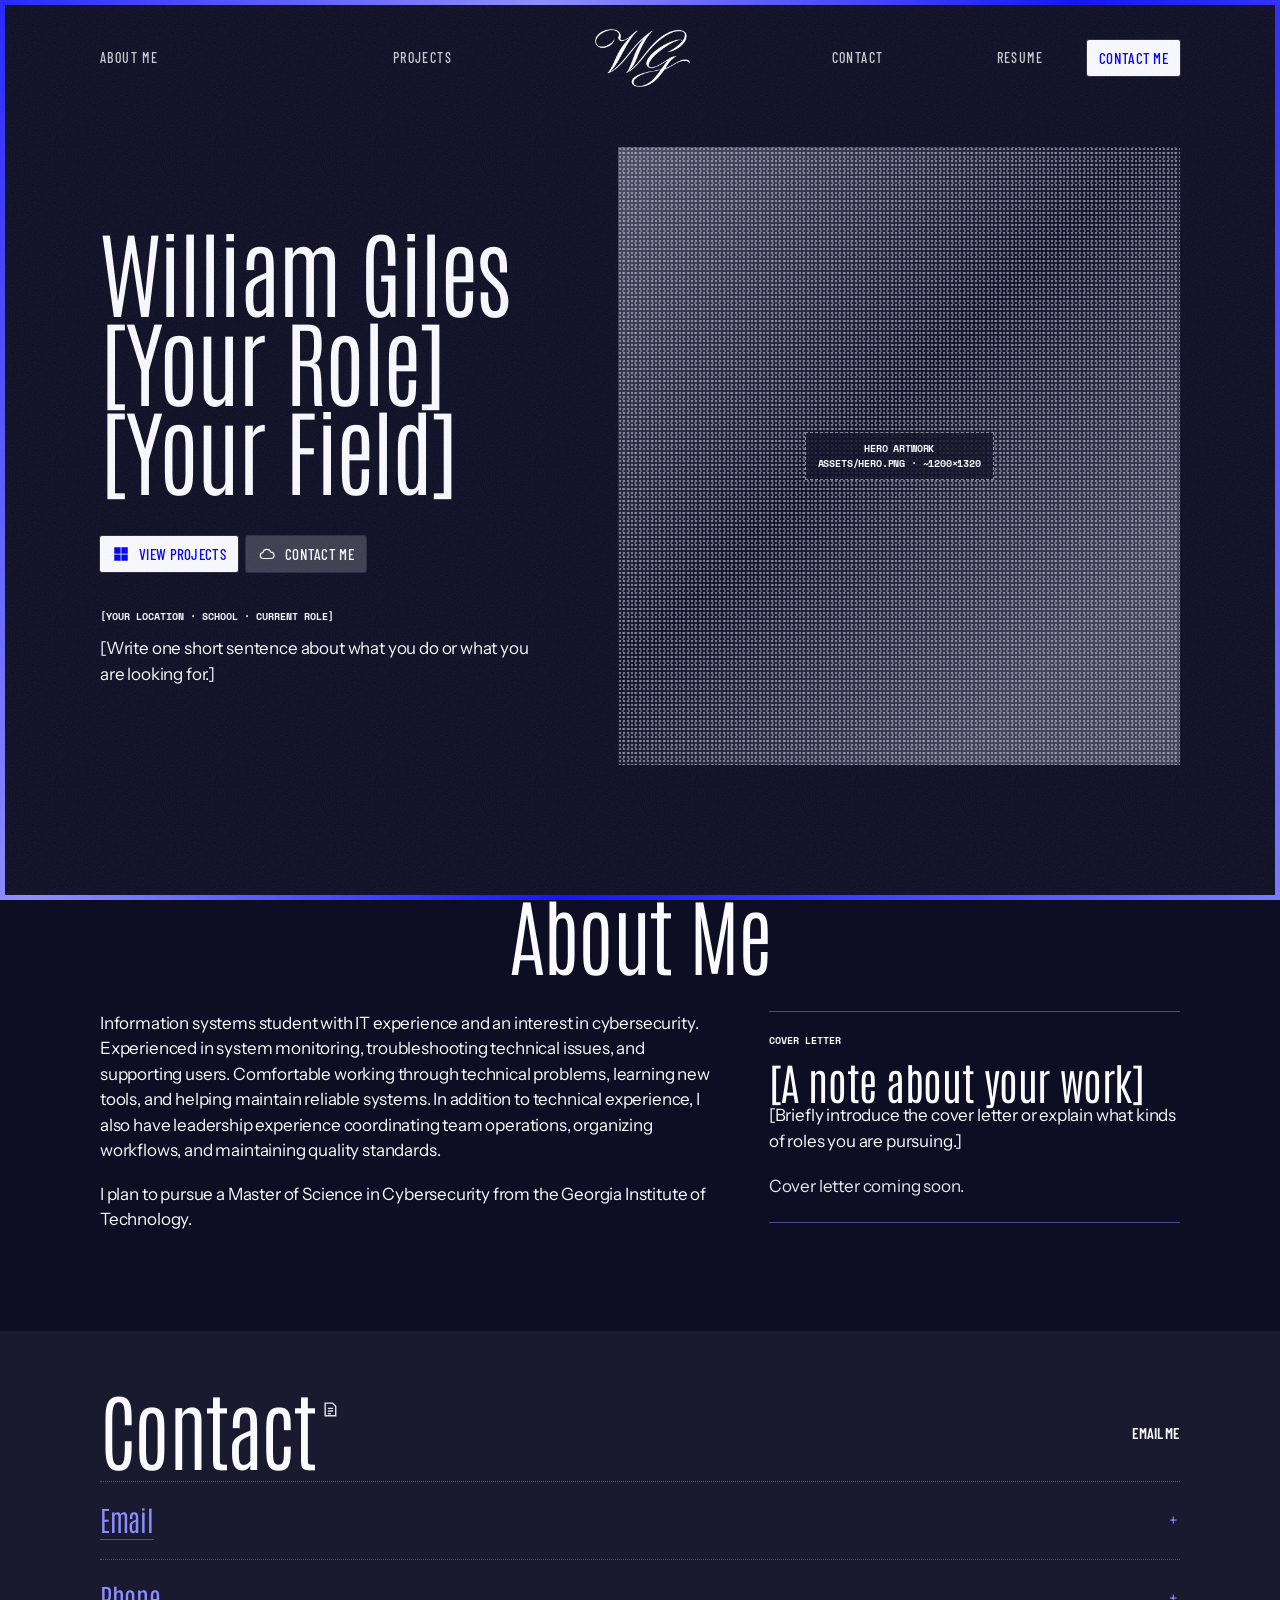
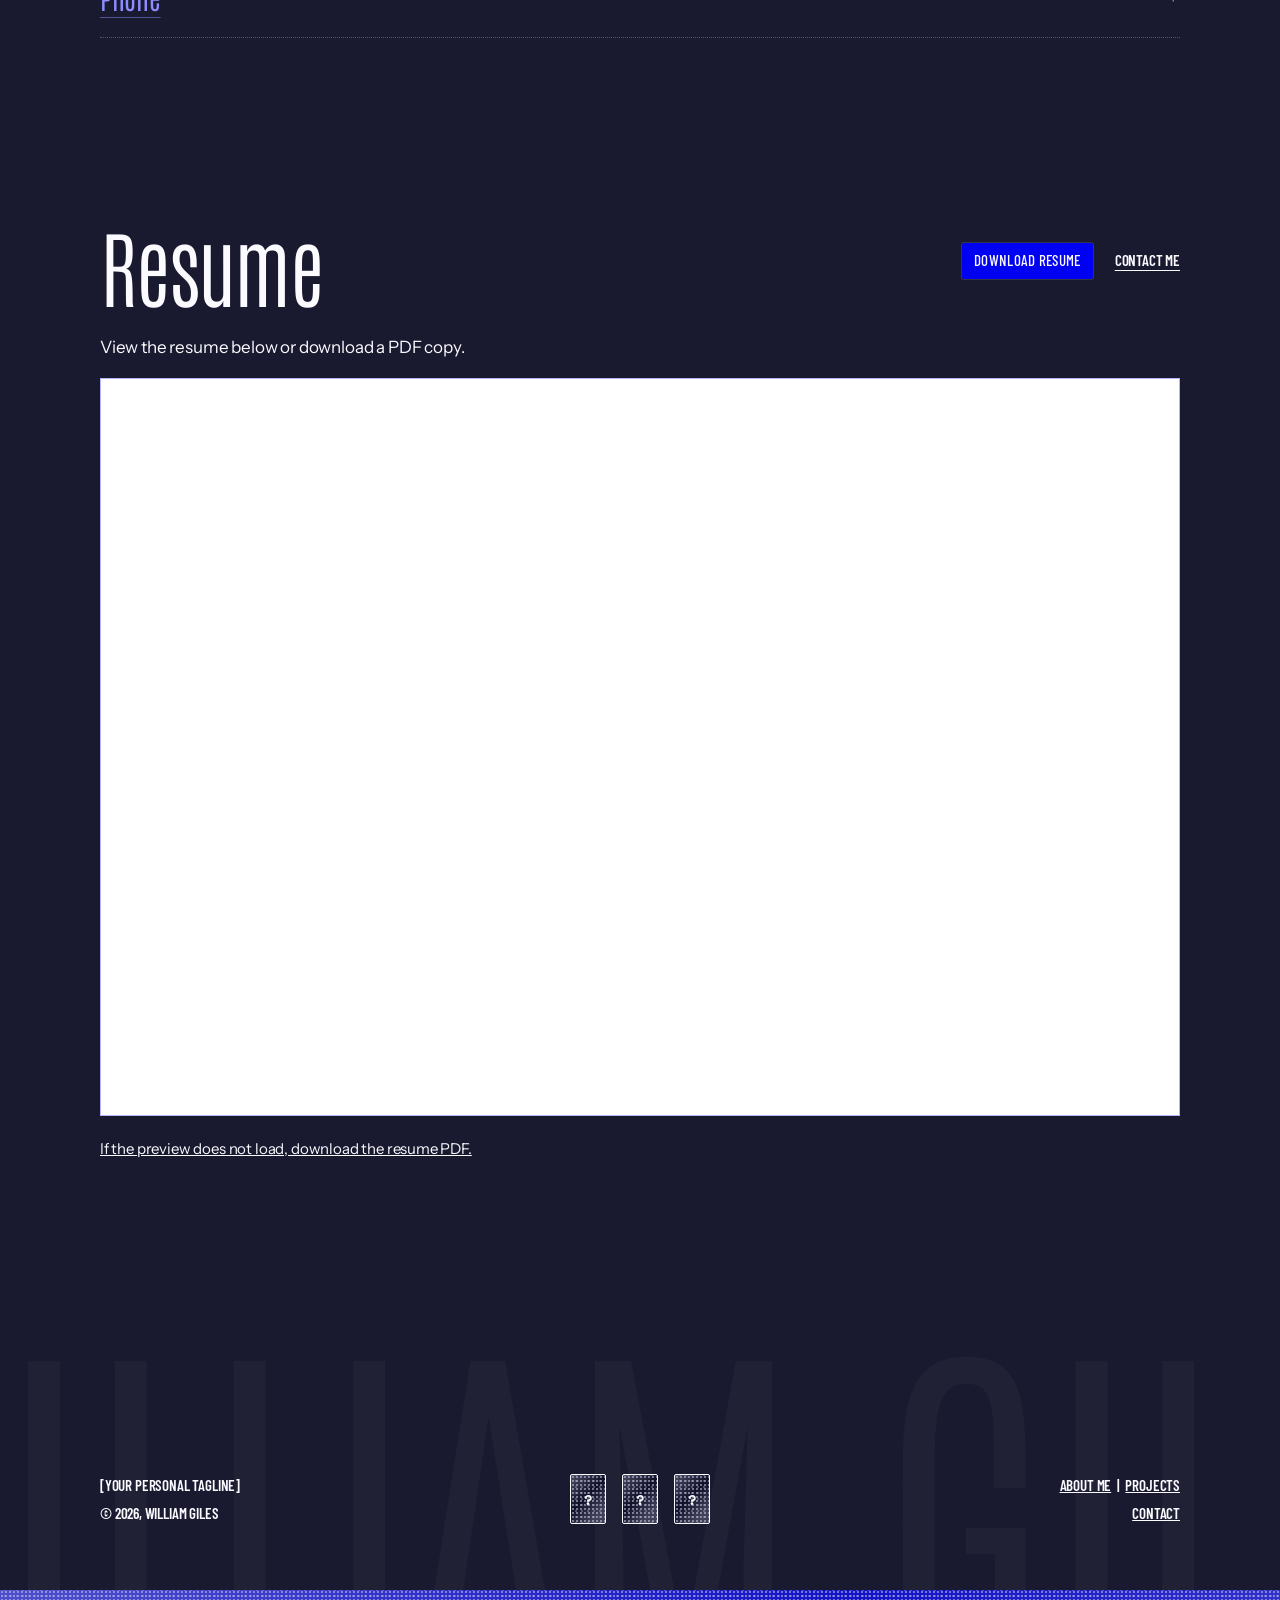
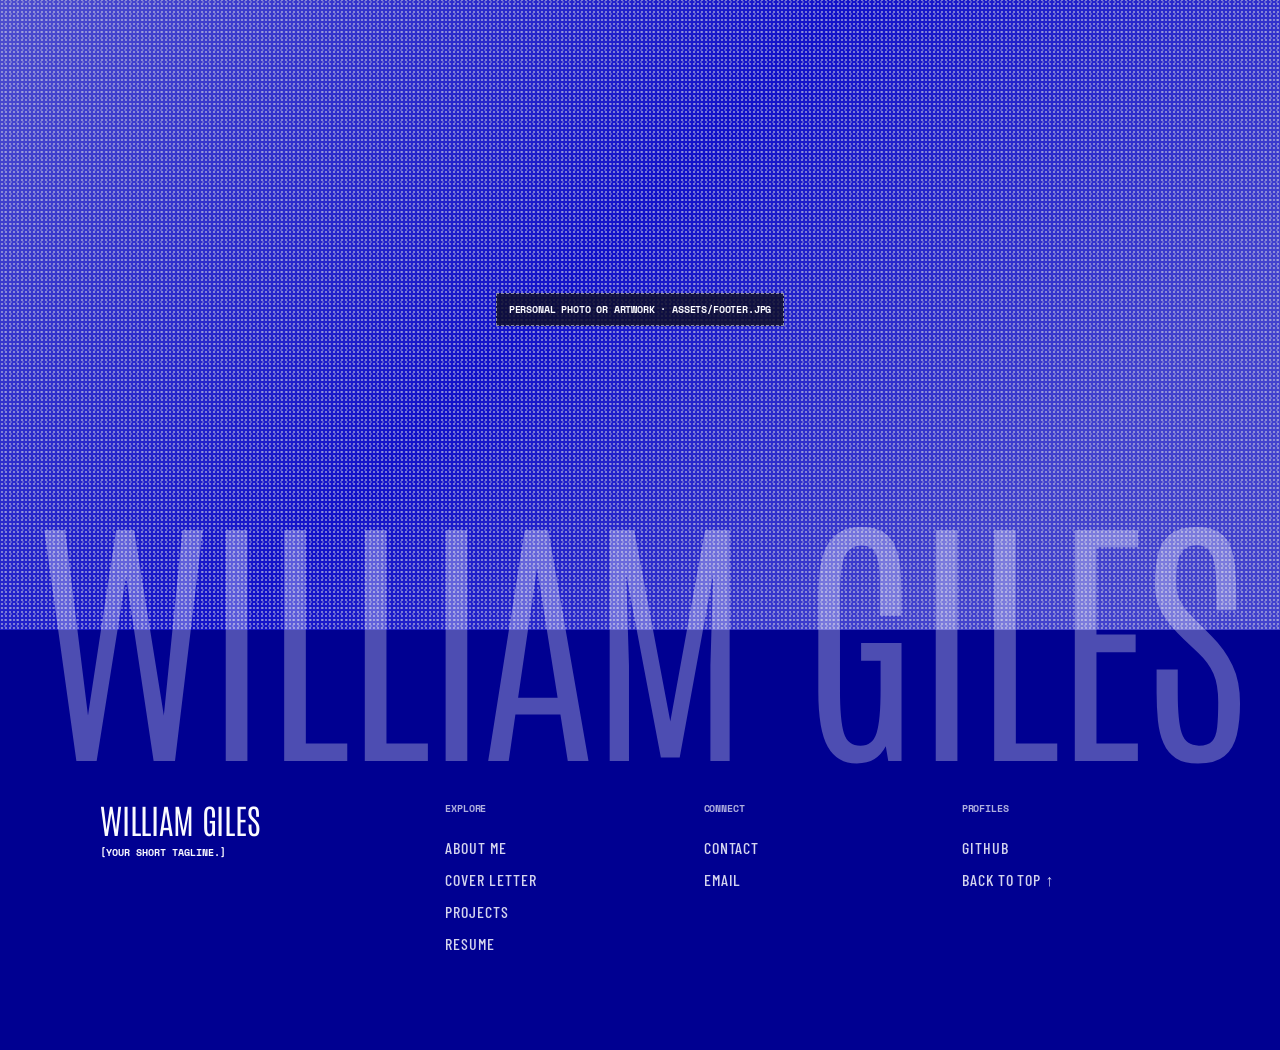
<file: index.html>
<!DOCTYPE html>
<html lang="en">
<head>
<meta charset="utf-8">
<meta name="viewport" content="width=device-width, initial-scale=1">
<!-- ============================================================
     HOW TO EDIT THIS PAGE
     - Search for "EDIT:" to find every placeholder (text, links, images).
     - Text in [SQUARE BRACKETS] is placeholder copy: replace it.
     - Links set to href="#" need your real URLs.
     - Image placeholders: replace the inside of any <div class="ph">
       with <img src="assets/your-image.jpg" alt="..."> (see README.md).
     - Colors and fonts live in the :root block right below.
     ============================================================ -->
<title>William Giles | Personal Site</title><!-- EDIT: browser tab title -->
<meta name="description" content="[A short description of your work and interests.]"><!-- EDIT -->

<link rel="preconnect" href="https://fonts.googleapis.com">
<link rel="preconnect" href="https://fonts.gstatic.com" crossorigin>
<link href="https://fonts.googleapis.com/css2?family=Antonio:wght@100;200;300;400;500&family=Barlow+Condensed:wght@400;500;600&family=Instrument+Sans:wght@400;500&family=Space+Mono:wght@400;700&display=swap" rel="stylesheet">

<style>
/* ---------- EDIT: theme tokens ---------- */
:root {
  --ink:        #0d0d24;   /* darkest background (hero) */
  --paper:      #19192f;   /* section background */
  --blue:       #0000f2;   /* accent */
  --blue-deep:  #000091;   /* big footer */
  --fg:         #fafaff;   /* primary text */
  --fg-soft:    #e6e6ef;   /* body text */
  --line:       rgba(120, 120, 255, .55);
  --display:    "Antonio", "Arial Narrow", sans-serif;          /* tall headline face */
  --label:      "Barlow Condensed", "Arial Narrow", sans-serif; /* nav + buttons */
  --body:       "Instrument Sans", system-ui, sans-serif;
  --mono:       "Space Mono", ui-monospace, monospace;
  --wrap:       1080px;
}

*, *::before, *::after { box-sizing: border-box; }
html { scroll-behavior: smooth; background: var(--paper); }
body {
  margin: 0; min-height: 100vh;
  background: var(--paper); color: var(--fg-soft);
  font: 400 17px/1.5 var(--body); letter-spacing: -.01em;
  -webkit-font-smoothing: antialiased;
}
a { color: inherit; }
img { display: block; max-width: 100%; }
button { font: inherit; color: inherit; background: none; border: 0; cursor: pointer; padding: 0; }
:focus-visible { outline: 2px solid var(--fg); outline-offset: 3px; }

/* blue frame around the viewport + film grain */
body::before {
  content: ""; position: fixed; inset: 0; z-index: 200; pointer-events: none;
  border: 5px solid var(--blue);
  border-image: linear-gradient(120deg, #2a2aff, #8f8fff 30%, #1616f5 60%, #7a7aff) 1;
}
body::after {
  content: ""; position: fixed; inset: 0; z-index: 190; pointer-events: none; opacity: .09;
  background-image: url("data:image/svg+xml,%3Csvg xmlns='http://www.w3.org/2000/svg' width='160' height='160'%3E%3Cfilter id='n'%3E%3CfeTurbulence type='fractalNoise' baseFrequency='.9' numOctaves='2' stitchTiles='stitch'/%3E%3C/filter%3E%3Crect width='100%25' height='100%25' filter='url(%23n)'/%3E%3C/svg%3E");
}

.wrap { width: min(var(--wrap), 100% - 48px); margin-inline: auto; }

/* ---------- type ---------- */
.display {
  font-family: var(--display); font-weight: 200; color: var(--fg);
  letter-spacing: -.02em; line-height: .86; margin: 0; text-wrap: balance;
}
.h-xl { font-size: clamp(64px, 9.4vw, 128px); }
.h-lg { font-size: clamp(56px, 6.6vw, 92px); }
.h-md { font-size: clamp(34px, 3.4vw, 46px); font-weight: 300; line-height: 1; letter-spacing: -.01em; }
.eyebrow { font: 700 10px/1.4 var(--mono); text-transform: uppercase; letter-spacing: 0; color: var(--fg); }
.lede { font-size: 17px; color: var(--fg); margin: 0; }
.sup-icon { display: inline-block; width: .2em; height: .2em; margin-left: .08em; vertical-align: top; margin-top: .12em; color: var(--blue); }

/* ---------- buttons ---------- */
.btn {
  display: inline-flex; align-items: center; gap: 9px; height: 36px; padding: 0 12px;
  font: 500 15px/1 var(--label); text-transform: uppercase; letter-spacing: .02em;
  text-decoration: none; white-space: nowrap; border-radius: 2px;
  background: var(--fg); color: var(--blue);
  box-shadow: 0 0 0 1px rgba(255,255,255,.12);
  transition: background .15s, color .15s, transform .15s;
}
.btn:hover { background: var(--blue); color: var(--fg); }
.btn:active { transform: translateY(1px); }
.btn svg { width: 18px; height: 18px; flex: none; }
.btn--blue { background: var(--blue); color: var(--fg); }
.btn--blue:hover { background: var(--fg); color: var(--blue); }
.btn--ghost { background: rgba(255,255,255,.2); color: var(--fg); }
.btn--ghost:hover { background: rgba(255,255,255,.32); color: var(--fg); }
.btn--line { background: rgba(255,255,255,.06); color: var(--fg); box-shadow: inset 0 0 0 1px rgba(255,255,255,.3); text-transform: none; height: 32px; font-weight: 600; }
.btn--line:hover { background: var(--fg); color: var(--ink); }
.link { font: 600 15px/1 var(--label); text-transform: uppercase; color: var(--fg); text-underline-offset: 4px; }
.link--plain { text-decoration: none; }
.link:hover { color: #9a9aff; }

/* ---------- image placeholders ---------- */
/* EDIT: put an <img> inside any .ph to replace the placeholder pattern */
.ph {
  position: relative; overflow: hidden; display: grid; place-items: center;
  background-color: #1a1ab0;
  background-image:
    radial-gradient(rgba(200,200,225,.55) 1px, transparent 1.4px),
    radial-gradient(rgba(200,200,225,.3) 1px, transparent 1.4px),
    linear-gradient(135deg, rgba(190,190,215,.35), transparent 45%, rgba(190,190,215,.28) 80%);
  background-size: 4px 4px, 6px 6px, 100% 100%;
  background-position: 0 0, 2px 3px, 0 0;
}
.ph::after {
  content: attr(data-label);
  font: 700 10px/1.5 var(--mono); text-transform: uppercase; text-align: center; white-space: pre-line;
  color: var(--fg); background: rgba(13,13,36,.82); padding: 8px 12px; border: 1px dashed rgba(255,255,255,.5);
  max-width: 80%;
}
.ph > img, .ph > video { position: absolute; inset: 0; width: 100%; height: 100%; object-fit: cover; z-index: 1; }
.ph--mono { background-color: #2b2b47; }
.ph--dark { background-color: #101028; }

/* ---------- header ---------- */
.site-header { position: sticky; top: 0; z-index: 90; color: var(--fg); transition: background .25s; }
.site-header.is-stuck { background: rgba(25,25,47,.9); backdrop-filter: blur(8px); }
.nav { display: grid; grid-template-columns: 1fr 1fr auto 1fr 1fr; align-items: center; height: 116px; transition: height .25s; }
.is-stuck .nav { height: 96px; }
.nav a.nav-link {
  font: 500 14px/1 var(--label); text-transform: uppercase; letter-spacing: .1em;
  text-decoration: none; opacity: .8; transition: opacity .15s;
}
.nav a.nav-link:hover { opacity: 1; }
.nav > :nth-child(2) { justify-self: center; }
.nav > :nth-child(4) { justify-self: center; }
.nav .nav-end { justify-self: end; display: flex; align-items: center; gap: 44px; }
.brand {
  justify-self: center; padding: 0 60px; text-decoration: none; display: flex; align-items: center; justify-content: center;
}
.brand img { width: 100px; height: 58px; object-fit: contain; filter: invert(1); }
.is-stuck .site-header-cta { background: var(--blue); color: var(--fg); }
.menu-btn { display: none; width: 44px; height: 44px; place-items: center; }
.menu-btn span, .menu-btn span::before, .menu-btn span::after { display: block; width: 16px; height: 2px; background: currentColor; content: ""; position: relative; }
.menu-btn span::before { position: absolute; top: -5px; } .menu-btn span::after { position: absolute; top: 5px; }
.mobile-menu { display: none; }

/* ---------- hero ---------- */
.band-ink { background: var(--ink); }
.site-header:not(.is-stuck) { background: var(--ink); }
.hero { padding: 0 0 0; }
 .hero-grid { display: grid; grid-template-columns: minmax(0, .92fr) minmax(0, 1.08fr); gap: 40px; align-items: center; min-height: 680px; }
.hero h1 { font-size: clamp(54px, 7.4vw, 102px); line-height: .94; }
.hero-cta { display: flex; flex-wrap: wrap; gap: 8px; margin-top: 44px; }
.hero-art { aspect-ratio: 1 / 1.1; width: 100%; }
 .install { margin-top: 38px; max-width: 450px; }
.intro-note .lede { margin-top: 12px; line-height: 1.5; }
.install-box { margin-top: 22px; background: var(--blue-deep); padding: 4px; border-radius: 3px; }
.install-tabs { display: grid; grid-template-columns: repeat(3, 1fr); gap: 2px; }
.install-tab {
  font: 700 11px/1 var(--mono); height: 28px; background: rgba(255,255,255,.1); color: var(--fg);
  text-decoration: underline; text-underline-offset: 3px; display: flex; align-items: center; justify-content: space-between; padding: 0 12px;
}
.install-tab::before, .install-tab::after { content: ":"; text-decoration: none; opacity: .7; }
.install-tab[aria-selected="true"] { background: var(--blue); text-decoration: none; }
.install-cmd { display: flex; align-items: center; justify-content: space-between; gap: 12px; padding: 10px 12px 12px; }
.install-cmd code { font: 700 11px/1.5 var(--mono); color: var(--fg); overflow-x: auto; white-space: nowrap; scrollbar-width: none; }
.copy-btn { width: 28px; height: 28px; display: grid; place-items: center; flex: none; color: var(--fg); }
.copy-btn svg { width: 14px; height: 14px; }
.copy-btn.is-done { color: #7dffb0; }

/* ---------- downloads ---------- */
.downloads { padding: 100px 0 80px; text-align: center; }
.downloads .lede { margin-top: 18px; }
.dl-grid { display: grid; grid-template-columns: repeat(3, 1fr); gap: 30px; margin-top: 34px; }
.dl-card { aspect-ratio: 340 / 333; align-content: center; justify-items: center; gap: 0; padding: 24px; }
.dl-card::after { position: absolute; left: 10px; bottom: 10px; font-size: 9px; padding: 4px 8px; }
.dl-card > * { position: relative; z-index: 2; }
.dl-card .h-md { margin: 26px 0 22px; font-size: 44px; }
.dl-card .sub { margin-top: 12px; font-size: 14px; color: var(--fg); text-underline-offset: 4px; }

/* ---------- biography + cover letter ---------- */
.bio-layout { display: grid; grid-template-columns: 1.2fr .8fr; gap: 52px; align-items: start; margin-top: 42px; text-align: left; }
.bio-copy { max-width: 62ch; color: var(--fg); }
.bio-copy p { margin: 0 0 18px; }
.letter-card { border-top: 1px solid var(--line); border-bottom: 1px solid var(--line); padding: 22px 0; }
.letter-card .eyebrow { margin: 0 0 12px; }
.letter-card p { margin: 0 0 20px; color: var(--fg); }
.project-link { font: 600 15px/1 var(--label); color: var(--fg); text-transform: uppercase; text-underline-offset: 4px; }
.project-link:hover { color: #9a9aff; }

/* ---------- features ---------- */
.features { padding: 170px 0 100px; }
.feat-grid { display: grid; grid-template-columns: repeat(3, 1fr); gap: 88px 40px; margin-top: 62px; }
.feat h3 { margin: 18px 0 20px; }
.feat p { margin: 0 0 26px; min-height: 4.5em; color: var(--fg); }
.feat .ph { aspect-ratio: 334 / 320; }

/* ---------- FAQ ---------- */
.faqs { padding: 60px 0; }
.sec-head { display: flex; align-items: flex-end; justify-content: space-between; gap: 24px; }
.faq-list { margin-top: 18px; border-top: 1px dotted var(--line); }
.faq-list details { border-bottom: 1px dotted var(--line); }
.faq-list summary {
  list-style: none; display: flex; justify-content: space-between; align-items: center; gap: 20px;
  padding: 22px 0 24px; cursor: pointer; color: #8d8dff;
  font: 300 28px/1.1 var(--display); letter-spacing: -.01em;
}
.faq-list summary::-webkit-details-marker { display: none; }
.faq-list summary span { text-decoration: underline; text-decoration-thickness: 1px; text-underline-offset: 6px; text-decoration-color: rgba(141,141,255,.5); }
.faq-list summary::after { content: "+"; font: 400 16px var(--body); color: #8d8dff; padding-right: 2px; }
.faq-list details[open] summary { color: var(--fg); }
.faq-list details[open] summary::after { content: "–"; color: var(--fg); }
.faq-list summary:hover { color: var(--fg); }
.faq-list p { margin: 0 0 26px; max-width: 62ch; color: var(--fg-soft); }

/* ---------- pricing ---------- */
.pricing { padding: 130px 0 60px; }
.tags { display: flex; gap: 10px; margin-bottom: 34px; }
.tags span { font: 500 14px/1 var(--label); text-transform: uppercase; color: #9a9aff; border: 1px solid #6f6fff; padding: 2px 6px; }
.pricing .lede { margin: 34px 0 14px; max-width: 30em; }
.pricing-art { aspect-ratio: 3 / 1; }
.resume-frame { display:block; width:100%; height:min(82vh, 980px); min-height:620px; margin-top:18px; border:1px solid var(--line); background:#fff; }
.actions { display: flex; align-items: center; gap: 22px; padding-bottom: 22px; }
.table-scroll { overflow-x: auto; margin-top: 20px; }
table.plans { width: 100%; border-collapse: collapse; font-size: 16px; color: var(--fg); min-width: 760px; }
.plans th, .plans td { text-align: left; padding: 7px 7px; vertical-align: middle; font-weight: 400; }
.plans thead th { padding-top: 9px; font-weight: 500; }
.plans small { display: block; font-size: 16px; color: rgba(230,230,239,.6); }
.plans .pop { background: var(--blue-deep); }
.plans .badge { font: 500 14px/1 var(--label); text-transform: uppercase; background: var(--fg); color: var(--ink); padding: 2px 5px; margin-left: 6px; vertical-align: 1px; }
.plans .dash { opacity: .35; }
.plans svg { width: 16px; height: 16px; display: block; }
.plans tfoot td { padding-bottom: 9px; }
.note { margin: 22px 0 0; font-size: 15px; color: var(--fg); }

/* ---------- small footer ---------- */
.foot { position: relative; overflow: hidden; padding: 250px 0 62px; }
.ghost {
  position: absolute; left: 50%; bottom: -70px; transform: translateX(-50%);
  font: 200 clamp(180px, 31vw, 440px)/.8 var(--display); text-transform: uppercase; letter-spacing: -.02em;
  color: rgba(255,255,255,.035); pointer-events: none; white-space: nowrap; user-select: none;
}
.foot-row { position: relative; display: grid; grid-template-columns: 1fr auto 1fr; align-items: center; gap: 24px; }
.foot-row p { margin: 0; font: 600 15px/1.9 var(--label); text-transform: uppercase; color: var(--fg); }
.foot-row .r { text-align: right; }
.marks { display: flex; gap: 16px; }
.marks .ph { width: 36px; height: 50px; border: 1px solid var(--fg); border-radius: 2px; }
.marks .ph::after { content: "?"; border: 0; background: none; padding: 0; font-size: 14px; }

/* ---------- big footer ---------- */
.mega { background: var(--blue-deep); color: var(--fg); position: relative; overflow: hidden; }
.mega-art { height: min(72vh, 640px); background-color: #1212c9; }
.mega-word {
  font: 200 clamp(90px, 21vw, 310px)/.8 var(--display); text-transform: uppercase; text-align: center;
  color: rgba(255,255,255,.3); margin: -.42em 0 0; position: relative; z-index: 2; white-space: nowrap; letter-spacing: -.02em;
}
.mega-links { display: grid; grid-template-columns: 1.4fr repeat(3, 1fr); gap: 40px; padding: 70px 0 90px; }
.mega-links h4 { margin: 0 0 16px; font: 700 10px/1.4 var(--mono); text-transform: uppercase; opacity: .7; }
.mega-links ul { list-style: none; margin: 0; padding: 0; }
.mega-links li a { font: 500 16px/2 var(--label); text-transform: uppercase; letter-spacing: .06em; text-decoration: none; opacity: .85; }
.mega-links li a:hover { opacity: 1; text-decoration: underline; text-underline-offset: 4px; }
.mega-links .big { font: 300 34px/1 var(--display); text-transform: uppercase; margin: 0 0 10px; }

/* ---------- responsive ---------- */
@media (max-width: 900px) {
  .nav { grid-template-columns: 1fr auto; height: 96px; }
  .nav > .nav-link { display: none; }
  .brand { justify-self: start; padding: 0; text-align: left; grid-row: 1; grid-column: 1; }
  .nav .nav-end { gap: 8px; }
  .nav .nav-end .nav-link { display: none; }
  .menu-btn { display: grid; }
  .mobile-menu.is-open { display: grid; gap: 4px; padding: 0 0 24px; }
  .mobile-menu a { font: 500 18px/2.4 var(--label); text-transform: uppercase; letter-spacing: .1em; text-decoration: none; border-top: 1px dotted var(--line); }
  .hero-grid { grid-template-columns: 1fr; min-height: 0; padding: 24px 0 40px; }
  .hero-art { order: 2; aspect-ratio: 1; }
  .dl-grid, .feat-grid { grid-template-columns: 1fr; }
  .bio-layout { grid-template-columns: 1fr; gap: 28px; }
  .feat-grid { gap: 56px; }
  .feat p { min-height: 0; }
  .features { padding-top: 90px; }
  .sec-head { flex-direction: column; align-items: flex-start; }
  .pricing-art { aspect-ratio: 16 / 10; }
  .foot { padding-top: 140px; }
  .foot-row { grid-template-columns: 1fr; }
  .foot-row .r { text-align: left; }
  .mega-links { grid-template-columns: 1fr 1fr; }
}
@media (prefers-reduced-motion: reduce) {
  html { scroll-behavior: auto; }
  * { transition: none !important; }
}
</style>
</head>
<body>

<!-- ======================= HEADER ======================= -->
<header class="site-header" id="top">
  <div class="wrap">
    <nav class="nav" aria-label="Main">
      <!-- EDIT: Replace William Giles and update destinations as needed. -->
      <a class="nav-link" href="#biography">About Me</a>
      <a class="nav-link" href="projects.html">Projects</a>
      <a class="brand" href="#top" aria-label="William Giles — back to top"><img src="assets/wg-logo.png" alt="William Giles WG logo"></a>
      <a class="nav-link" href="#contact">Contact</a>
      <div class="nav-end">
        <a class="nav-link" href="#resume">Resume</a>
        <a class="btn site-header-cta" href="#contact">Contact Me</a><!-- keep/edit CTA -->
        <button class="menu-btn" aria-label="Menu" aria-expanded="false"><span></span></button>
      </div>
    </nav>
    <div class="mobile-menu">
      <a href="#biography">About Me</a><a href="projects.html">Projects</a><a href="#contact">Contact</a><a href="#resume">Resume</a>
    </div>
  </div>
</header>

<main>
<!-- ======================= HERO ======================= -->
<section class="hero band-ink">
  <div class="wrap hero-grid">
    <div>
      <h1 class="display h-xl">William Giles<br>[Your Role]<br>[Your Field]</h1><!-- EDIT: name, role, and a short descriptor -->
      <div class="hero-cta">
        <a class="btn" href="projects.html"><!-- EDIT: link -->
          <svg viewBox="0 0 24 24" fill="currentColor" aria-hidden="true"><path d="M3 3h8.5v8.5H3zM12.5 3H21v8.5h-8.5zM3 12.5h8.5V21H3zM12.5 12.5H21V21h-8.5z"/></svg>
          View Projects
        </a>
        <a class="btn btn--ghost" href="#contact"><!-- EDIT: link -->
          <svg viewBox="0 0 24 24" fill="none" stroke="currentColor" stroke-width="1.6" aria-hidden="true"><path d="M7 18a4 4 0 0 1-.6-7.95A5.5 5.5 0 0 1 17 9.5a4.25 4.25 0 0 1 .25 8.5z"/></svg>
          Contact Me
        </a>
      </div>

      <div class="install intro-note">
        <p class="eyebrow">[Your location · school · current role]</p><!-- EDIT -->
        <p class="lede">[Write one short sentence about what you do or what you are looking for.]</p>
      </div>
    </div>

    <!-- EDIT: hero artwork. Replace with <img src="assets/hero.png" alt=""> inside the div -->
    <div class="ph ph--dark hero-art" data-label="Hero artwork&#10;assets/hero.png · ~1200×1320"></div>
  </div>
</section>

<!-- ======================= BIOGRAPHY / COVER LETTER ======================= -->
<section class="downloads band-ink" id="biography">
  <div class="wrap">
    <h2 class="display h-lg">About Me</h2><!-- EDIT: section title -->

    <div class="bio-layout">
      <div class="bio-copy">
        <p>Information systems student with IT experience and an interest in cybersecurity. Experienced in system monitoring, troubleshooting technical issues, and supporting users. Comfortable working through technical problems, learning new tools, and helping maintain reliable systems. In addition to technical experience, I also have leadership experience coordinating team operations, organizing workflows, and maintaining quality standards.</p>
        <p>I plan to pursue a Master of Science in Cybersecurity from the Georgia Institute of Technology.</p>
      </div>
      <aside class="letter-card" id="cover-letter">
        <p class="eyebrow">Cover Letter</p>
        <h3 class="display h-md">[A note about your work]</h3>
        <p>[Briefly introduce the cover letter or explain what kinds of roles you are pursuing.]</p>
        <span>Cover letter coming soon.</span>
      </aside>
    </div>
  </div>
</section>

<!-- ======================= CONTACT ======================= -->
<section class="faqs" id="contact">
  <div class="wrap">
    <div class="sec-head">
      <h2 class="display h-lg">Contact<svg class="sup-icon" style="color:var(--fg-soft)" viewBox="0 0 16 16" fill="none" stroke="currentColor" stroke-width="1.3" aria-hidden="true"><path d="M3 2h7l3 3v9H3z"/><path d="M5.5 7h5M5.5 9.5h5M5.5 12h3"/></svg></h2>
      <div class="actions"><a class="link link--plain" href="mailto:willgilesrmn@yahoo.com">Email Me</a></div><!-- EDIT: replace with your email -->
    </div>
    <div class="faq-list">
      <!-- EDIT: Replace these with your preferred contact channels. -->
      <details><summary><span>Email</span></summary><p><a href="mailto:willgilesrmn@yahoo.com">willgilesrmn@yahoo.com</a></p></details>
      <details><summary><span>Phone</span></summary><p><a href="tel:+15073980699">(507) 398-0699</a></p></details>
    </div>
  </div>
</section>

<!-- ======================= RESUME ======================= -->
<section class="pricing" id="resume">
  <div class="wrap">
    <div class="sec-head">
      <h2 class="display h-lg">Resume</h2>
      <div class="actions">
        <a class="btn btn--blue" href="assets/resume.pdf" download="William-Giles-Resume.pdf">Download Resume</a>
        <a class="link" href="#contact">Contact Me</a>
      </div>
    </div>
    <p class="lede">View the resume below or download a PDF copy.</p>
    <iframe class="resume-frame" src="assets/resume.pdf#view=FitH" title="William Giles resume"></iframe>
    <p class="note"><a href="assets/resume.pdf" download="William-Giles-Resume.pdf">If the preview does not load, download the resume PDF.</a></p>
  </div>
</section>
</main>

<!-- ======================= FOOTER ======================= -->
<footer class="foot">
  <div class="ghost" aria-hidden="true">WILLIAM GILES</div><!-- EDIT: giant watermark word -->
  <div class="wrap foot-row">
    <p>[Your personal tagline]<br>© <span id="year"></span>, William Giles</p><!-- EDIT -->
    <div class="marks"><!-- EDIT: replace these marks with social icons, or remove this block -->
      <div class="ph ph--dark"></div><div class="ph ph--dark"></div><div class="ph ph--dark"></div>
    </div>
    <p class="r"><a href="#biography">About Me</a> &nbsp;|&nbsp; <a href="projects.html">Projects</a><br><a href="#contact">Contact</a></p>
  </div>
</footer>

<footer class="mega">
  <div class="ph mega-art" data-label="Personal photo or artwork · assets/footer.jpg"></div><!-- EDIT: image -->
  <p class="mega-word" aria-hidden="true">William Giles</p><!-- EDIT -->
  <div class="wrap mega-links">
    <div><p class="big">William Giles</p><p class="eyebrow">[Your short tagline.]</p></div>
    <!-- EDIT: update footer links and destinations -->
    <div><h4>Explore</h4><ul><li><a href="#biography">About Me</a></li><li><a href="#cover-letter">Cover Letter</a></li><li><a href="projects.html">Projects</a></li><li><a href="#resume">Resume</a></li></ul></div>
    <div><h4>Connect</h4><ul><li><a href="#contact">Contact</a></li><li><a href="mailto:willgilesrmn@yahoo.com">Email</a></li></ul></div>
    <div><h4>Profiles</h4><ul><li><a href="https://github.com/WGiles1">GitHub</a></li><li><a href="#top">Back to top ↑</a></li></ul></div>
  </div>
</footer>

<script>
// sticky header state
const header = document.querySelector('.site-header');
const onScroll = () => header.classList.toggle('is-stuck', window.scrollY > 40);
addEventListener('scroll', onScroll, { passive: true }); onScroll();

// mobile menu
const menuBtn = document.querySelector('.menu-btn'), menu = document.querySelector('.mobile-menu');
menuBtn.addEventListener('click', () => menuBtn.setAttribute('aria-expanded', menu.classList.toggle('is-open')));
menu.addEventListener('click', e => {
  if (e.target.tagName === 'A') {
    menu.classList.remove('is-open');
    menuBtn.setAttribute('aria-expanded', 'false');
  }
});

document.getElementById('year').textContent = new Date().getFullYear();
</script>
</body>
</html>
</file>
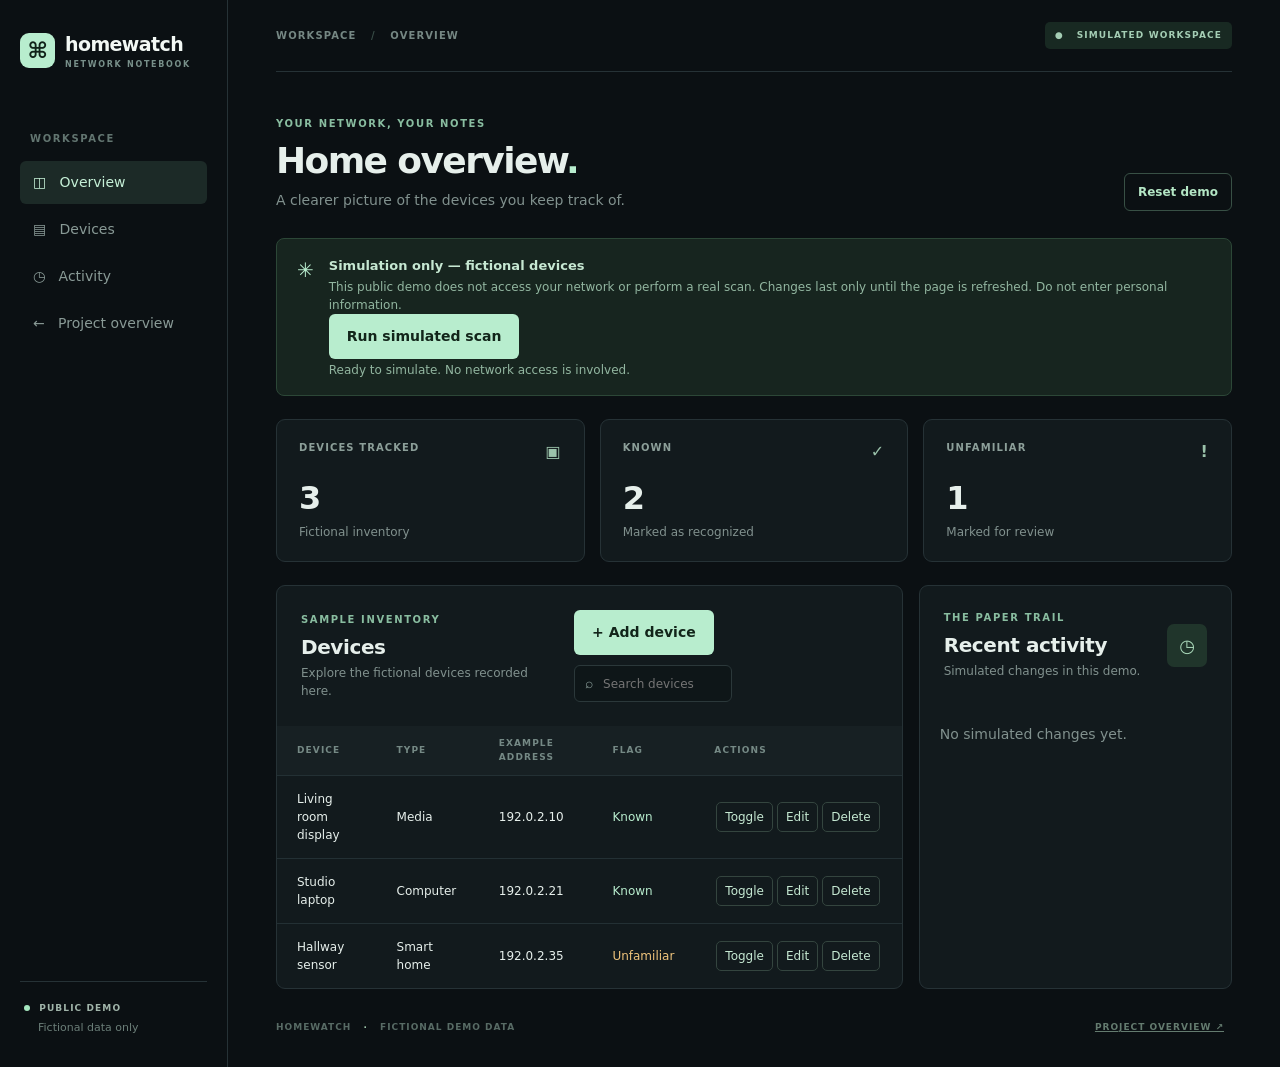
<file: homewatch/index.html>
<!doctype html>
<html lang="en"><head><meta charset="utf-8"><meta name="viewport" content="width=device-width, initial-scale=1"><title>Homewatch — Interactive demo</title><link rel="stylesheet" href="demo.css"><link rel="stylesheet" href="interactive.css?v=2"><script defer src="demo.js?v=2"></script></head>
<body><div class="layout"><aside class="sidebar"><a class="brand" href="#overview"><span class="brand-icon">⌘</span><span>homewatch<small>NETWORK NOTEBOOK</small></span></a><div class="side-label">WORKSPACE</div><a class="nav active" href="#overview">◫ &nbsp; Overview</a><a class="nav" href="#inventory">▤ &nbsp; Devices</a><a class="nav" href="#activity">◷ &nbsp; Activity</a><a class="nav" href="../homewatch.html">← &nbsp; Project overview</a><div class="side-foot"><span class="dot"></span> PUBLIC DEMO<br><small>Fictional data only</small></div></aside>
<main id="overview"><header class="top"><span>WORKSPACE <b>/</b> OVERVIEW</span><span class="local">● &nbsp; SIMULATED WORKSPACE</span></header><section class="heading"><div><div class="eyebrow">YOUR NETWORK, YOUR NOTES</div><h1>Home overview<span>.</span></h1><p>A clearer picture of the devices you keep track of.</p></div><button class="subtle" id="reset" type="button">Reset demo</button></section>
<div class="notice"><span>✳</span><div><strong>Simulation only — fictional devices</strong><p>This public demo does not access your network or perform a real scan. Changes last only until the page is refreshed. Do not enter personal information.</p><button class="primary" id="scan" type="button">Run simulated scan</button><p id="message" role="status">Ready to simulate. No network access is involved.</p></div></div>
<section class="stats" aria-label="Inventory summary"><article class="stat"><div>DEVICES TRACKED <span>▣</span></div><strong id="total">0</strong><p>Fictional inventory</p></article><article class="stat"><div>KNOWN <span>✓</span></div><strong id="known">0</strong><p>Marked as recognized</p></article><article class="stat"><div>UNFAMILIAR <span>!</span></div><strong id="unfamiliar">0</strong><p>Marked for review</p></article></section>
<div class="content-grid"><section class="panel inventory" id="inventory"><div class="panel-head"><div><div class="eyebrow">SAMPLE INVENTORY</div><h2>Devices</h2><p>Explore the fictional devices recorded here.</p></div><div class="inventory-tools"><button class="primary" id="add-device" type="button">+ Add device</button><label class="search"><span>⌕</span><input id="search" type="search" placeholder="Search devices" aria-label="Search fictional devices"></label></div></div><div class="table-wrap"><table><thead><tr><th>DEVICE</th><th>TYPE</th><th>EXAMPLE ADDRESS</th><th>FLAG</th><th>ACTIONS</th></tr></thead><tbody id="devices"></tbody></table><div id="empty" class="empty" hidden><strong>No matching devices</strong><p>Try another search.</p></div></div></section>
<section class="panel activity" id="activity"><div class="panel-head"><div><div class="eyebrow">THE PAPER TRAIL</div><h2>Recent activity</h2><p>Simulated changes in this demo.</p></div><span class="activity-icon">◷</span></div><div id="history" class="history">No simulated changes yet.</div></section></div><dialog id=device-dialog aria-labelledby=form-title><form id=device-form><h2 id=form-title>Add fictional device</h2><p>Sample entries only. Do not enter personal information.</p><label>Device name<input name=name required maxlength=60 autocomplete=off></label><label>Type<input name=type required maxlength=40 autocomplete=off></label><label>Example address or label<input name=address required maxlength=60 autocomplete=off></label><label>Familiarity<select name=status><option value=known>Known</option><option value=unfamiliar>Unfamiliar</option></select></label><div class=form-actions><button type=button class=subtle id=cancel-form>Cancel</button><button type=submit class=primary>Save device</button></div></form></dialog><footer>HOMEWATCH <span>·</span> FICTIONAL DEMO DATA <span class="footer-right"><a href="../homewatch.html">PROJECT OVERVIEW ↗</a></span></footer></main></div></body></html>
</file>
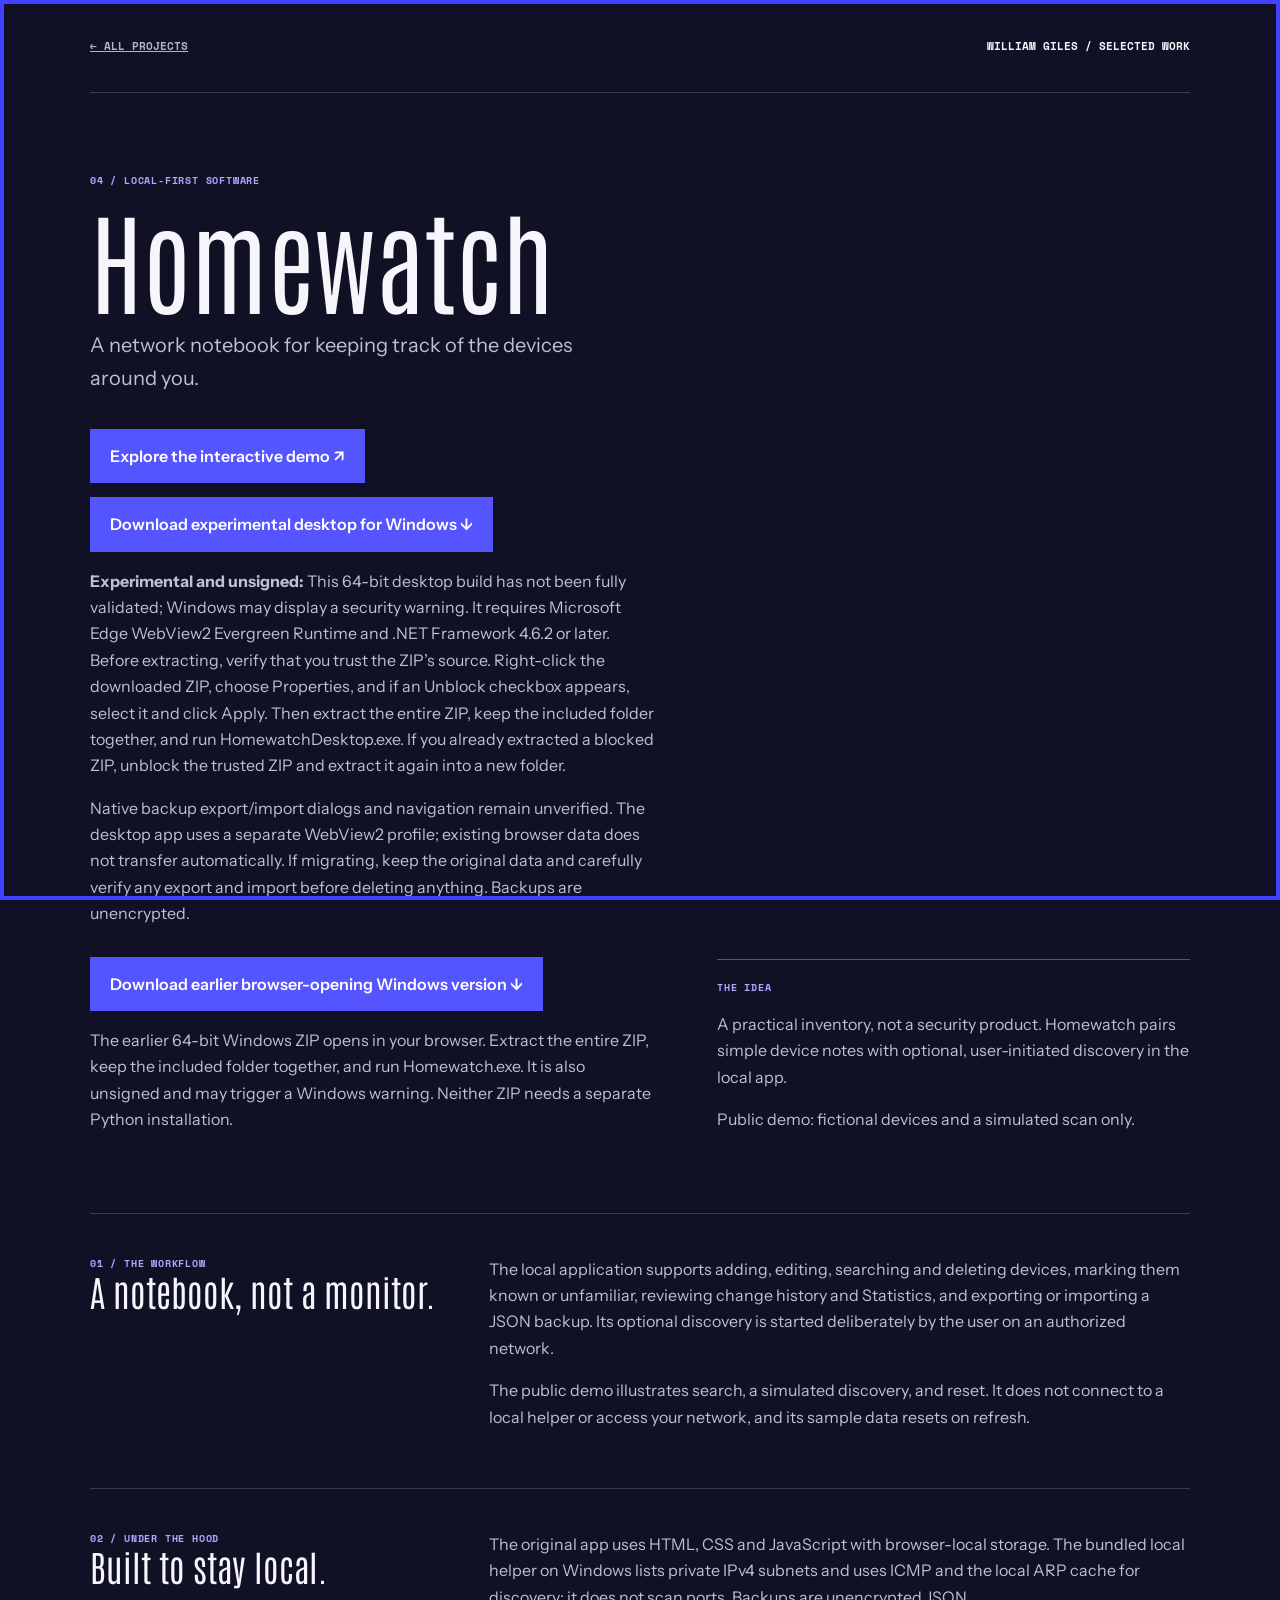
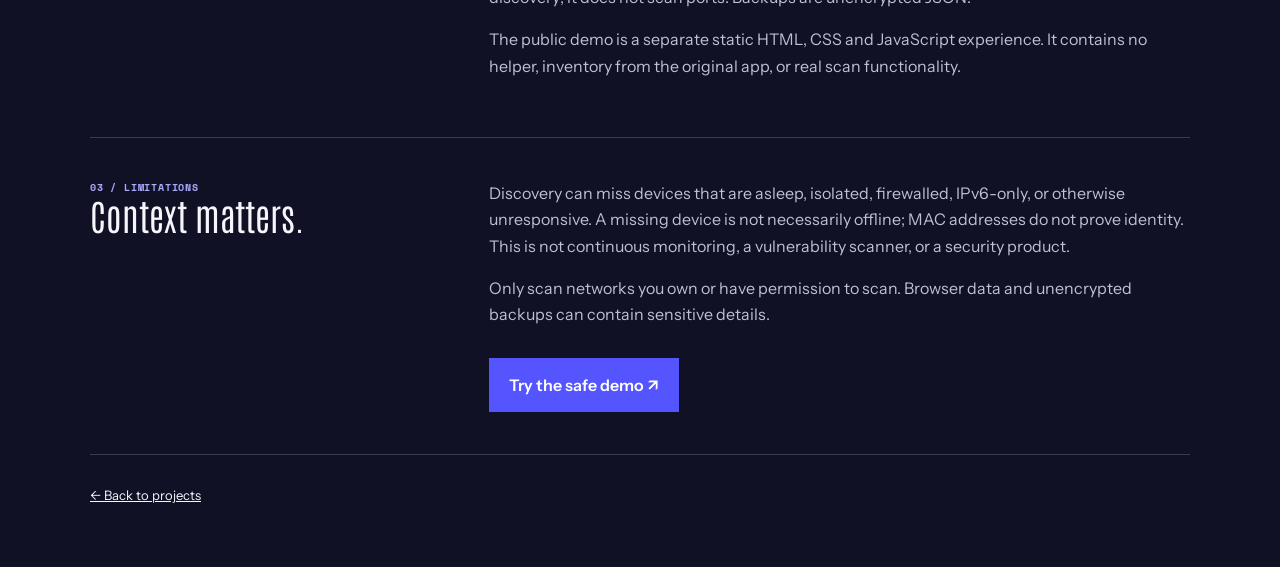
<file: homewatch.html>
<!doctype html><html lang="en"><head><meta charset="utf-8"><meta name="viewport" content="width=device-width,initial-scale=1"><title>Homewatch · William Giles</title><link href="https://fonts.googleapis.com/css2?family=Antonio:wght@200;300;400&family=Instrument+Sans:wght@400;500;600&family=Space+Mono:wght@400;700&display=swap" rel="stylesheet"><style>*{box-sizing:border-box}body{margin:0;background:#111126;color:#f5f5fb;font:16px/1.65 'Instrument Sans',Arial,sans-serif}body:before{content:'';position:fixed;inset:0;pointer-events:none;border:4px solid #4141ff}a{color:inherit}main,header,footer{width:min(1100px,calc(100% - 48px));margin:auto}header{display:flex;justify-content:space-between;gap:20px;padding:38px 0;border-bottom:1px solid #393952;font:700 11px 'Space Mono',monospace;text-transform:uppercase}header a{color:#b3b3c7}.eyebrow{font:700 10px 'Space Mono',monospace;letter-spacing:.08em;color:#aaaaff;text-transform:uppercase}.hero{padding:80px 0 64px;display:grid;grid-template-columns:1.2fr 1fr;gap:60px;align-items:end}h1{font:300 clamp(56px,9vw,112px)/.9 Antonio,'Arial Narrow',sans-serif;margin:20px 0}h2{font:300 36px/1.1 Antonio,'Arial Narrow',sans-serif;margin:0 0 16px}.lede{font-size:20px;max-width:38ch}.muted,p{color:#c0c0d1}.button{display:inline-block;background:#5555ff;color:white;padding:14px 20px;text-decoration:none;font-weight:600;margin-top:14px}.summary{border-top:1px solid #565675;padding-top:20px}.section{display:grid;grid-template-columns:1fr 2fr;gap:48px;border-top:1px solid #393952;padding:42px 0}.section p:first-child{margin-top:0}.section p{max-width:70ch}footer{border-top:1px solid #393952;padding:30px 0 60px;font-size:13px}a:focus-visible{outline:3px solid white;outline-offset:4px}@media(max-width:700px){header{flex-wrap:wrap}.hero,.section{grid-template-columns:1fr;gap:20px}.hero{padding:54px 0 45px}.section{padding:32px 0}}</style></head><body><header><a href="projects.html">← All projects</a><span>William Giles / Selected work</span></header><main><section class="hero"><div><div class="eyebrow">04 / LOCAL-FIRST SOFTWARE</div><h1>Homewatch</h1><p class="lede">A network notebook for keeping track of the devices around you.</p><a class="button" href="homewatch/index.html">Explore the interactive demo ↗</a> <a class="button" href="homewatch/HomewatchDesktop-EXPERIMENTAL.zip" download>Download experimental desktop for Windows ↓</a><p><strong>Experimental and unsigned:</strong> This 64-bit desktop build has not been fully validated; Windows may display a security warning. It requires Microsoft Edge WebView2 Evergreen Runtime and .NET Framework 4.6.2 or later. Before extracting, verify that you trust the ZIP’s source. Right-click the downloaded ZIP, choose Properties, and if an Unblock checkbox appears, select it and click Apply. Then extract the entire ZIP, keep the included folder together, and run HomewatchDesktop.exe. If you already extracted a blocked ZIP, unblock the trusted ZIP and extract it again into a new folder.</p><p>Native backup export/import dialogs and navigation remain unverified. The desktop app uses a separate WebView2 profile; existing browser data does not transfer automatically. If migrating, keep the original data and carefully verify any export and import before deleting anything. Backups are unencrypted.</p><a class="button" href="homewatch/Homewatch-Windows.zip" download>Download earlier browser-opening Windows version ↓</a><p>The earlier 64-bit Windows ZIP opens in your browser. Extract the entire ZIP, keep the included folder together, and run Homewatch.exe. It is also unsigned and may trigger a Windows warning. Neither ZIP needs a separate Python installation.</p></div><div class="summary"><div class="eyebrow">THE IDEA</div><p>A practical inventory, not a security product. Homewatch pairs simple device notes with optional, user-initiated discovery in the local app.</p><p>Public demo: fictional devices and a simulated scan only.</p></div></section><section class="section"><div><div class="eyebrow">01 / THE WORKFLOW</div><h2>A notebook, not a monitor.</h2></div><div><p>The local application supports adding, editing, searching and deleting devices, marking them known or unfamiliar, reviewing change history and Statistics, and exporting or importing a JSON backup. Its optional discovery is started deliberately by the user on an authorized network.</p><p>The public demo illustrates search, a simulated discovery, and reset. It does not connect to a local helper or access your network, and its sample data resets on refresh.</p></div></section><section class="section"><div><div class="eyebrow">02 / UNDER THE HOOD</div><h2>Built to stay local.</h2></div><div><p>The original app uses HTML, CSS and JavaScript with browser-local storage. The bundled local helper on Windows lists private IPv4 subnets and uses ICMP and the local ARP cache for discovery; it does not scan ports. Backups are unencrypted JSON.</p><p>The public demo is a separate static HTML, CSS and JavaScript experience. It contains no helper, inventory from the original app, or real scan functionality.</p></div></section><section class="section"><div><div class="eyebrow">03 / LIMITATIONS</div><h2>Context matters.</h2></div><div><p>Discovery can miss devices that are asleep, isolated, firewalled, IPv6-only, or otherwise unresponsive. A missing device is not necessarily offline; MAC addresses do not prove identity. This is not continuous monitoring, a vulnerability scanner, or a security product.</p><p>Only scan networks you own or have permission to scan. Browser data and unencrypted backups can contain sensitive details.</p><a class="button" href="homewatch/index.html">Try the safe demo ↗</a></div></section></main><footer><a href="projects.html">← Back to projects</a></footer></body></html>
</file>
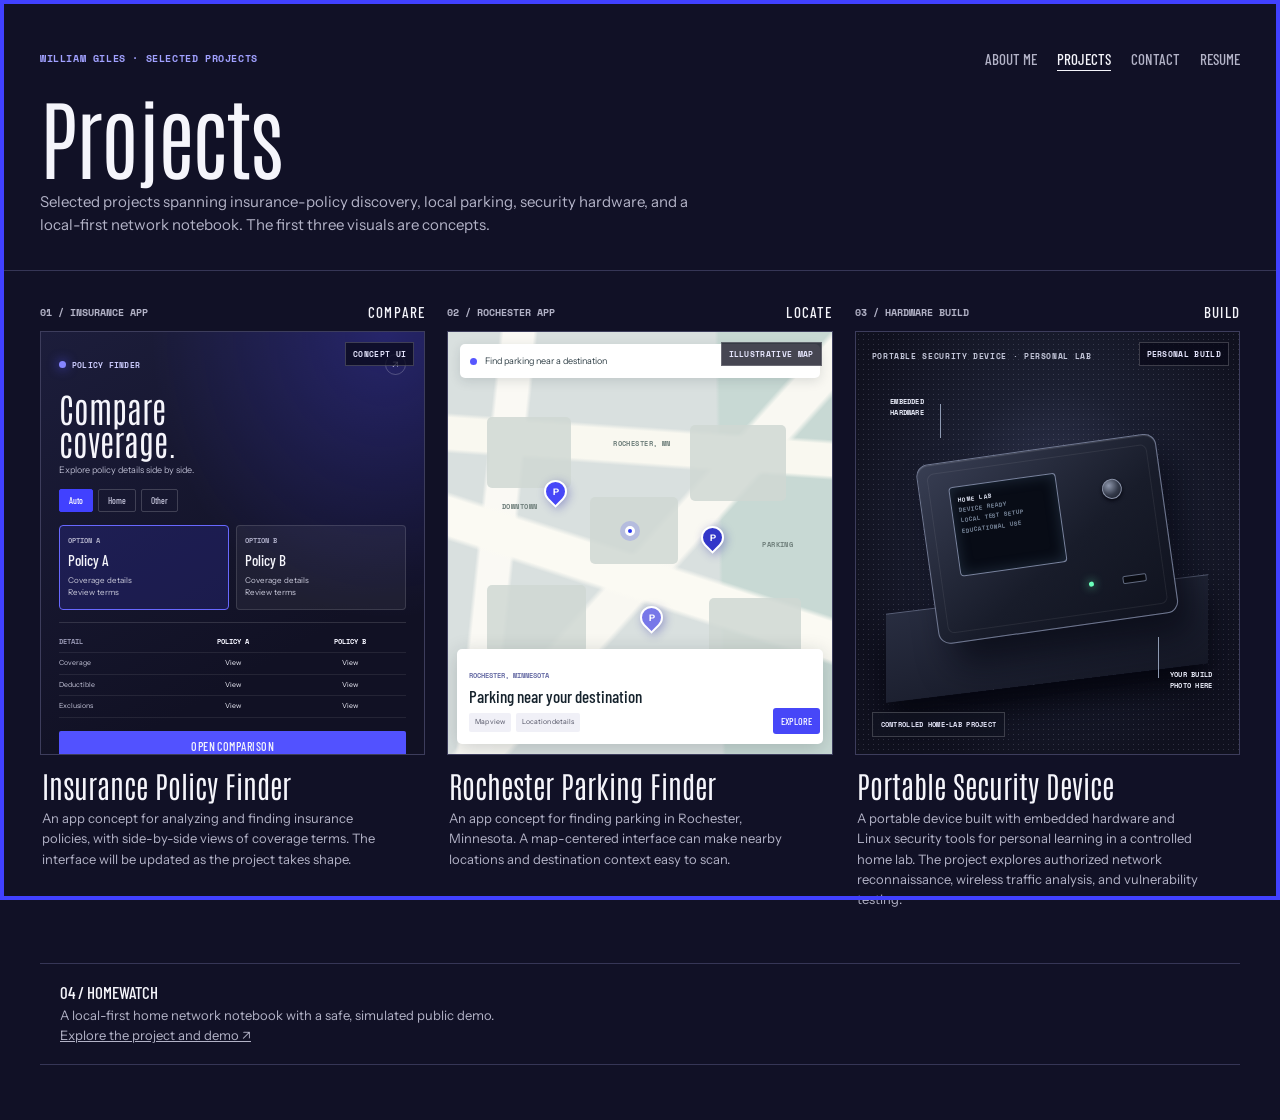
<file: projects.html>
<!doctype html>
<html lang="en">
<head>
<meta charset="utf-8">
<meta name="viewport" content="width=device-width,initial-scale=1">
<title>William Giles · Projects</title>
<link rel="preconnect" href="https://fonts.googleapis.com">
<link rel="preconnect" href="https://fonts.gstatic.com" crossorigin>
<link href="https://fonts.googleapis.com/css2?family=Antonio:wght@200;300;400&family=Barlow+Condensed:wght@400;500;600&family=Instrument+Sans:wght@400;500;600&family=Space+Mono:wght@400;700&display=swap" rel="stylesheet">
<style>
:root{--bg:#111126;--panel:#1b1b34;--line:rgba(185,185,255,.22);--text:#f5f5fb;--muted:#b3b3c7;--blue:#4141ff;--blue2:#7676ff;--sans:"Instrument Sans",Arial,sans-serif;--display:"Antonio","Arial Narrow",sans-serif;--label:"Barlow Condensed",Arial,sans-serif;--mono:"Space Mono",monospace}
*{box-sizing:border-box}body{margin:0;background:var(--bg);color:var(--text);font:15px/1.55 var(--sans);-webkit-font-smoothing:antialiased}body:before{content:"";position:fixed;inset:0;z-index:10;pointer-events:none;border:4px solid var(--blue)}
a{color:inherit}.wrap{max-width:1200px;width:calc(100% - 64px);margin:auto}.top{padding:50px 0 34px;border-bottom:1px solid var(--line)}.eyebrow{font:700 10px/1.4 var(--mono);letter-spacing:.06em;text-transform:uppercase;color:#a1a1ff}.toprow{display:flex;justify-content:space-between;align-items:center}.top a{font:500 15px var(--label);text-transform:uppercase;text-decoration:none;color:var(--muted)}h1{font:300 clamp(44px,7vw,88px)/.92 var(--display);letter-spacing:-.02em;max-width:790px;margin:26px 0 15px}.topnav{display:flex;gap:20px;align-items:center}.topnav a[aria-current="page"]{color:var(--text);text-decoration:underline;text-underline-offset:5px}.topnav a:hover{color:var(--text)}.intro{max-width:670px;color:var(--muted);margin:0}.grid{display:grid;grid-template-columns:repeat(3,minmax(0,1fr));gap:22px;padding:32px 0 50px}.option{min-width:0}.option-head{display:flex;justify-content:space-between;align-items:center;margin-bottom:10px}.num{font:700 10px var(--mono);color:var(--muted)}.kind{font:500 15px var(--label);letter-spacing:.08em;text-transform:uppercase;color:var(--text)}.visual{aspect-ratio:.91;position:relative;overflow:hidden;border:1px solid var(--line);background:#19192e}.concept{position:absolute;right:10px;top:10px;z-index:4;font:700 8px var(--mono);text-transform:uppercase;letter-spacing:.04em;color:#e7e7ff;background:rgba(8,8,25,.75);border:1px solid rgba(255,255,255,.2);padding:5px 7px}.caption{padding:15px 2px 0}.caption h2{font:300 30px/.98 var(--display);margin:0 0 9px}.caption p{font-size:13px;color:var(--muted);margin:0;max-width:39ch}.hint{display:flex;align-items:flex-start;gap:18px;padding:18px 20px;margin:4px 0 55px;border-top:1px solid var(--line);border-bottom:1px solid var(--line);color:var(--muted)}.hint strong{font:500 17px var(--label);text-transform:uppercase;color:var(--text);white-space:nowrap}.hint p{margin:0;font-size:13px;max-width:75ch}
/* Insurance concept */
.insurance{height:100%;padding:22px 18px;background:radial-gradient(ellipse at 90% 0%,rgba(75,70,255,.28),transparent 48%),linear-gradient(150deg,#1c1d3b,#111124 72%);display:flex;flex-direction:column;gap:12px}.appbar{display:flex;justify-content:space-between;align-items:center;font:700 8px var(--mono);letter-spacing:.03em;color:#cdcdff}.appmark{display:flex;gap:6px;align-items:center}.dot{width:7px;height:7px;border-radius:50%;background:#8585ff;box-shadow:0 0 12px #5555ff}.round{width:21px;height:21px;border:1px solid rgba(255,255,255,.22);border-radius:50%;display:grid;place-items:center;color:#d9d9ff;font:10px var(--sans)}.ins-title{font:300 34px/.95 var(--display);margin:5px 0 0}.subcopy{font-size:9px;color:#b5b5ca;margin-top:-6px}.seg{display:flex;gap:5px}.seg span{font:500 9px var(--label);padding:5px 9px;border:1px solid rgba(255,255,255,.18);border-radius:2px;color:#c4c4da}.seg span:first-child{background:#4141ff;border-color:#4141ff;color:white}.policies{display:grid;grid-template-columns:1fr 1fr;gap:7px;margin-top:1px}.policy{padding:9px 8px 10px;background:rgba(255,255,255,.055);border:1px solid rgba(255,255,255,.13);border-radius:4px}.policy.best{background:rgba(65,65,255,.17);border-color:#6868ff}.pol-label{font:700 7px var(--mono);text-transform:uppercase;color:#a9a9c3}.pol-title{font:500 15px var(--label);margin:5px 0}.pol-detail{font-size:8px;color:#c9c9da}.compare{border-top:1px solid rgba(255,255,255,.13);margin-top:auto;padding-top:8px}.row{display:grid;grid-template-columns:1fr 1fr 1fr;gap:4px;padding:5px 0;border-bottom:1px solid rgba(255,255,255,.08);font-size:7px;color:#c5c5d9}.row span:not(:first-child){text-align:center;color:#f4f4ff}.row.head{font:700 7px var(--mono);color:#9494b0}.cta{margin-top:1px;background:#5252ff;text-align:center;padding:8px;border-radius:2px;font:500 12px var(--label);text-transform:uppercase;letter-spacing:.04em}
/* Parking concept */
.parking{height:100%;position:relative;overflow:hidden;background:#d9e0df;color:#15222c}.maptop{position:absolute;z-index:2;left:12px;right:12px;top:12px;height:34px;border-radius:5px;background:white;box-shadow:0 3px 12px #19283422;display:flex;align-items:center;gap:8px;padding:0 10px;font-size:9px;color:#34434a}.searchdot{height:7px;width:7px;border-radius:50%;background:#5757ff}.map{position:absolute;inset:0;background-color:#d9e0df;background-image:linear-gradient(18deg,transparent 39%,#fbfaf3 40%,#fbfaf3 47%,transparent 48%),linear-gradient(96deg,transparent 12%,#faf9f4 13%,#faf9f4 20%,transparent 21%),linear-gradient(4deg,transparent 67%,#f9f8f0 68%,#f9f8f0 75%,transparent 76%),linear-gradient(132deg,transparent 50%,#f9f8f2 51%,#f9f8f2 57%,transparent 58%),linear-gradient(89deg,transparent 70%,#c8d9d4 71%,#c8d9d4 100%);background-size:100% 100%}.block{position:absolute;border-radius:5px;background:#d0d9d4;opacity:.85}.b1{left:10%;top:20%;width:22%;height:17%}.b2{right:12%;top:22%;width:25%;height:18%}.b3{left:37%;top:39%;width:23%;height:16%}.b4{left:10%;top:60%;width:26%;height:16%}.b5{right:8%;top:63%;width:24%;height:15%}.map-label{position:absolute;font:700 7px var(--mono);letter-spacing:.06em;color:#72827e}.m1{left:14%;top:40%}.m2{right:10%;top:49%}.m3{left:43%;top:25%}.pin{position:absolute;width:23px;height:23px;border-radius:50% 50% 50% 0;transform:rotate(-45deg);background:#4747f8;box-shadow:0 3px 10px #3434aa66;border:2px solid white}.pin:after{content:"P";position:absolute;inset:0;transform:rotate(45deg);display:grid;place-items:center;color:white;font:700 9px var(--sans)}.p1{left:25%;top:35%}.p2{left:66%;top:46%;background:#3337c9}.p3{left:50%;top:65%;background:#7777e8}.you{position:absolute;left:46%;top:46%;height:10px;width:10px;border-radius:50%;background:#2634ee;border:3px solid white;box-shadow:0 0 0 5px #4646ff33}.mapcard{position:absolute;left:9px;right:9px;bottom:10px;padding:12px;background:white;border-radius:5px;box-shadow:0 4px 20px #15222c33}.mapcard small{font:700 7px var(--mono);text-transform:uppercase;color:#6d72a8}.mapcard strong{display:block;font:500 17px var(--label);margin:2px 0 7px}.mapstats{display:flex;gap:5px}.mapstats span{padding:4px 6px;background:#f0f0f7;color:#515264;font-size:7px;border-radius:2px}.mapbutton{position:absolute;right:12px;bottom:20px;background:#4747f8;color:white;padding:7px 8px;border-radius:3px;font:500 10px var(--label);text-transform:uppercase}
/* Device concept illustration */
.device-scene{height:100%;position:relative;overflow:hidden;background:radial-gradient(ellipse at 52% 42%,#333852 0,#1b1f31 36%,#10111f 78%)}.grain{position:absolute;inset:0;opacity:.18;background-image:radial-gradient(#c1c5db 0.6px,transparent .8px);background-size:5px 5px}.scene-label{position:absolute;left:16px;top:18px;font:700 8px var(--mono);letter-spacing:.08em;color:#c5c8db}.bench{position:absolute;left:8%;right:8%;bottom:17%;height:21%;background:linear-gradient(170deg,#282d40,#151826);transform:skewY(-7deg);border-top:1px solid #596078;box-shadow:0 24px 25px #070812}.unit{position:absolute;left:50%;top:49%;width:63%;height:43%;transform:translate(-50%,-50%) rotate(-8deg);border-radius:12px;background:linear-gradient(145deg,#383e53,#181c2a 58%,#10131f);border:1px solid #707891;box-shadow:14px 24px 34px #050610aa,inset 0 1px 1px #ffffff25;z-index:2}.unit:before{content:"";position:absolute;inset:9px;border:1px solid #ffffff12;border-radius:7px}.screen{position:absolute;left:12%;top:14%;width:45%;height:50%;border-radius:4px;background:#080c16;border:1px solid #79839e;box-shadow:inset 0 0 14px #4d6b8b55;padding:8px 7px;color:#8de5b7;font:700 6px/1.7 var(--mono)}.screen span{display:block;color:#78869a}.screen .s-title{color:#e1e6f5;letter-spacing:.05em;margin-bottom:4px}.knob{position:absolute;right:16%;top:22%;width:20px;height:20px;border-radius:50%;background:radial-gradient(circle at 35% 30%,#8f98ad,#343a4a 55%,#171a24);border:1px solid #8b93a8;box-shadow:0 2px 4px #050610}.port{position:absolute;right:11%;bottom:19%;width:24px;height:8px;border-radius:2px;background:#090b12;border:1px solid #626b81}.light{position:absolute;right:33%;bottom:20%;width:5px;height:5px;border-radius:50%;background:#6bffbb;box-shadow:0 0 10px #6bffbb}.wire{position:absolute;width:1px;background:#8e9ab2;z-index:3}.w1{height:34px;left:22%;top:17%}.w2{height:41px;right:21%;bottom:18%}.callout{position:absolute;z-index:4;font:700 7px var(--mono);letter-spacing:.03em;color:#e4e7f4}.c1{left:9%;top:15%}.c2{right:7%;bottom:15%;text-align:right}.lab-tag{position:absolute;left:16px;bottom:17px;z-index:4;border:1px solid #ffffff30;background:#111321cc;padding:6px 8px;color:#dedff2;font:700 7px var(--mono);letter-spacing:.04em;text-transform:uppercase}
@media(max-width:850px){.wrap{width:calc(100% - 36px)}.toprow{align-items:flex-start;gap:12px;flex-direction:column}.topnav{display:flex;flex-wrap:wrap;gap:12px}.topnav a{font-size:13px}.grid{grid-template-columns:1fr;gap:28px}.visual{aspect-ratio:1.1}.option{max-width:540px;width:100%;margin:auto}.hint{display:block}.hint strong{display:block;margin-bottom:7px}.top{padding-top:32px}}
@media(prefers-reduced-motion:reduce){*{scroll-behavior:auto!important;animation:none!important}}
</style>
</head>
<body>
<header class="top"><div class="wrap">
  <div class="toprow"><span class="eyebrow">WILLIAM GILES · SELECTED PROJECTS</span><nav class="topnav" aria-label="Main"><a href="index.html#biography">About Me</a><a href="projects.html" aria-current="page">Projects</a><a href="index.html#contact">Contact</a><a href="index.html#resume">Resume</a></nav></div>
  <h1>Projects</h1>
  <p class="intro">Selected projects spanning insurance-policy discovery, local parking, security hardware, and a local-first network notebook. The first three visuals are concepts.</p>
</div></header>
<main class="wrap">
  <div class="grid">
    <article class="option">
      <div class="option-head"><span class="num">01 / INSURANCE APP</span><span class="kind">Compare</span></div>
      <div class="visual">
        <span class="concept">Concept UI</span>
        <div class="insurance">
          <div class="appbar"><span class="appmark"><i class="dot"></i> POLICY FINDER</span><span class="round">↗</span></div>
          <div class="ins-title">Compare<br>coverage.</div>
          <div class="subcopy">Explore policy details side by side.</div>
          <div class="seg"><span>Auto</span><span>Home</span><span>Other</span></div>
          <div class="policies">
            <div class="policy best"><div class="pol-label">OPTION A</div><div class="pol-title">Policy A</div><div class="pol-detail">Coverage details<br>Review terms</div></div>
            <div class="policy"><div class="pol-label">OPTION B</div><div class="pol-title">Policy B</div><div class="pol-detail">Coverage details<br>Review terms</div></div>
          </div>
          <div class="compare"><div class="row head"><span>DETAIL</span><span>POLICY A</span><span>POLICY B</span></div><div class="row"><span>Coverage</span><span>View</span><span>View</span></div><div class="row"><span>Deductible</span><span>View</span><span>View</span></div><div class="row"><span>Exclusions</span><span>View</span><span>View</span></div></div>
          <div class="cta">Open comparison</div>
        </div>
      </div>
      <div class="caption"><h2>Insurance Policy Finder</h2><p>An app concept for analyzing and finding insurance policies, with side-by-side views of coverage terms. The interface will be updated as the project takes shape.</p></div>
    </article>

    <article class="option">
      <div class="option-head"><span class="num">02 / ROCHESTER APP</span><span class="kind">Locate</span></div>
      <div class="visual">
        <span class="concept">Illustrative map</span>
        <div class="parking">
          <div class="map"></div><i class="block b1"></i><i class="block b2"></i><i class="block b3"></i><i class="block b4"></i><i class="block b5"></i>
          <span class="map-label m1">DOWNTOWN</span><span class="map-label m2">PARKING</span><span class="map-label m3">ROCHESTER, MN</span>
          <i class="pin p1"></i><i class="pin p2"></i><i class="pin p3"></i><i class="you"></i>
          <div class="maptop"><i class="searchdot"></i>Find parking near a destination</div>
          <div class="mapcard"><small>ROCHESTER, MINNESOTA</small><strong>Parking near your destination</strong><div class="mapstats"><span>Map view</span><span>Location details</span></div></div><div class="mapbutton">Explore</div>
        </div>
      </div>
      <div class="caption"><h2>Rochester Parking Finder</h2><p>An app concept for finding parking in Rochester, Minnesota. A map-centered interface can make nearby locations and destination context easy to scan.</p></div>
    </article>

    <article class="option">
      <div class="option-head"><span class="num">03 / HARDWARE BUILD</span><span class="kind">Build</span></div>
      <div class="visual">
        <span class="concept">Personal build</span>
        <div class="device-scene"><div class="grain"></div><span class="scene-label">PORTABLE SECURITY DEVICE · PERSONAL LAB</span>
          <div class="bench"></div><div class="unit"><div class="screen"><b class="s-title">HOME LAB</b><span>DEVICE READY</span><span>LOCAL TEST SETUP</span><span>EDUCATIONAL USE</span></div><i class="knob"></i><i class="port"></i><i class="light"></i></div>
          <i class="wire w1"></i><i class="wire w2"></i><span class="callout c1">EMBEDDED<br>HARDWARE</span><span class="callout c2">YOUR BUILD<br>PHOTO HERE</span>
          <span class="lab-tag">Controlled home-lab project</span>
        </div>
      </div>
      <div class="caption"><h2>Portable Security Device</h2><p>A portable device built with embedded hardware and Linux security tools for personal learning in a controlled home lab. The project explores authorized network reconnaissance, wireless traffic analysis, and vulnerability testing.</p></div>
    </article>
  </div>
  <section class="hint"><div><strong>04 / Homewatch</strong><p>A local-first home network notebook with a safe, simulated public demo.</p><p><a href="homewatch.html">Explore the project and demo ↗</a></p></div></section>
</main>
</body>
</html>
</file>
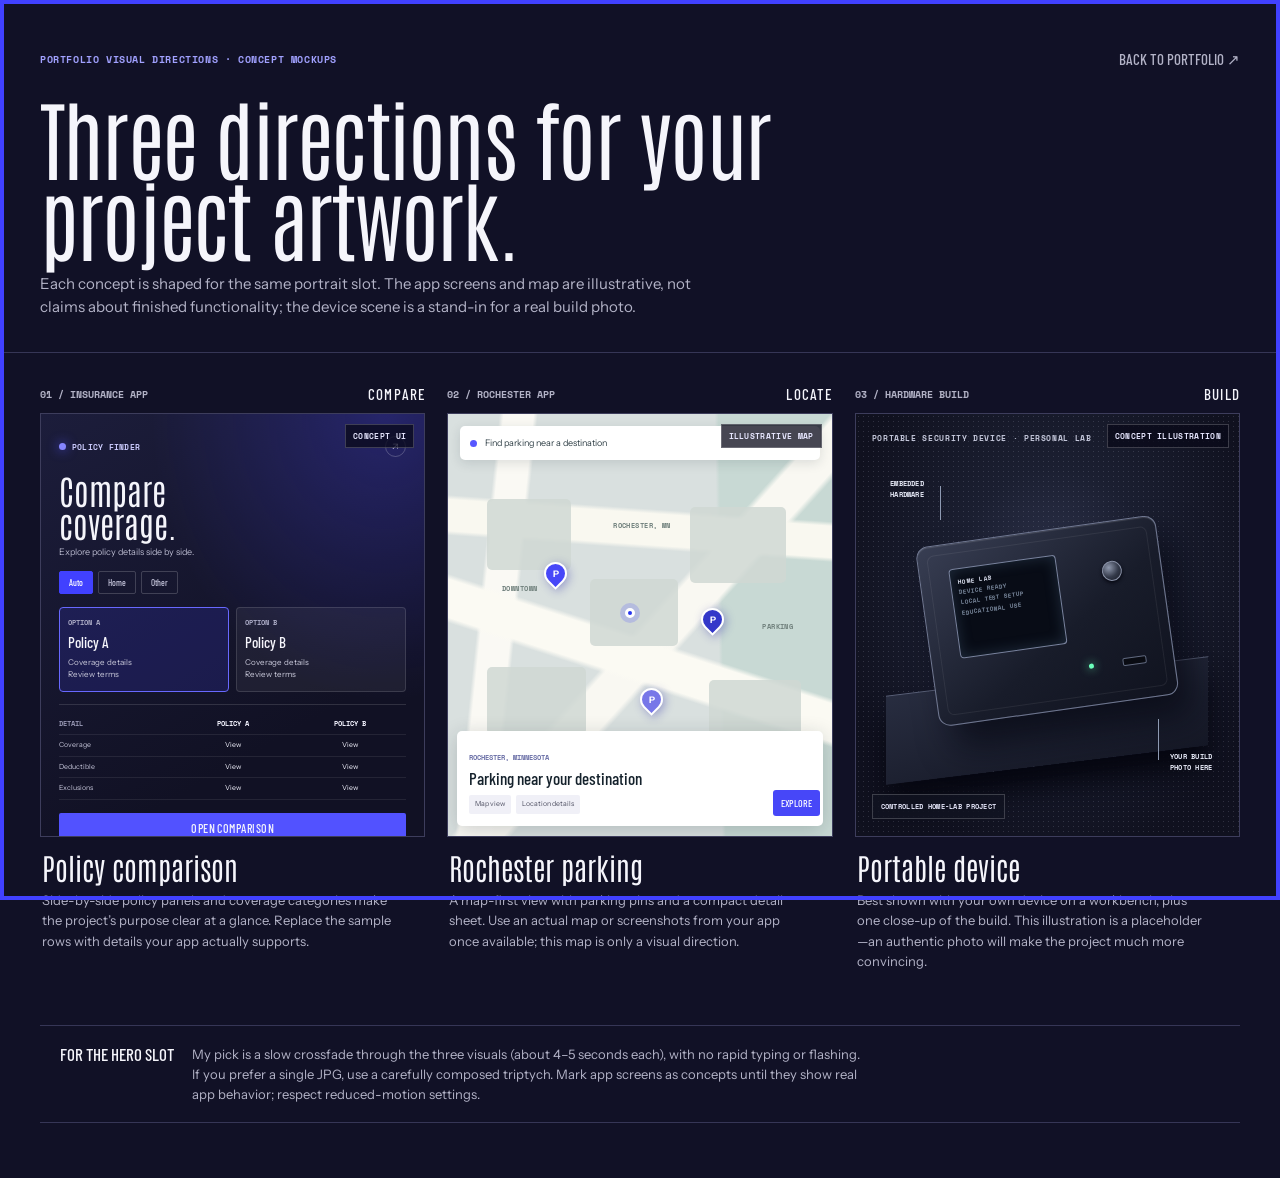
<file: visual-examples.html>
<!doctype html>
<html lang="en">
<head>
<meta charset="utf-8">
<meta name="viewport" content="width=device-width,initial-scale=1">
<title>Portfolio Visual Examples</title>
<link rel="preconnect" href="https://fonts.googleapis.com">
<link rel="preconnect" href="https://fonts.gstatic.com" crossorigin>
<link href="https://fonts.googleapis.com/css2?family=Antonio:wght@200;300;400&family=Barlow+Condensed:wght@400;500;600&family=Instrument+Sans:wght@400;500;600&family=Space+Mono:wght@400;700&display=swap" rel="stylesheet">
<style>
:root{--bg:#111126;--panel:#1b1b34;--line:rgba(185,185,255,.22);--text:#f5f5fb;--muted:#b3b3c7;--blue:#4141ff;--blue2:#7676ff;--sans:"Instrument Sans",Arial,sans-serif;--display:"Antonio","Arial Narrow",sans-serif;--label:"Barlow Condensed",Arial,sans-serif;--mono:"Space Mono",monospace}
*{box-sizing:border-box}body{margin:0;background:var(--bg);color:var(--text);font:15px/1.55 var(--sans);-webkit-font-smoothing:antialiased}body:before{content:"";position:fixed;inset:0;z-index:10;pointer-events:none;border:4px solid var(--blue)}
a{color:inherit}.wrap{max-width:1200px;width:calc(100% - 64px);margin:auto}.top{padding:50px 0 34px;border-bottom:1px solid var(--line)}.eyebrow{font:700 10px/1.4 var(--mono);letter-spacing:.06em;text-transform:uppercase;color:#a1a1ff}.toprow{display:flex;justify-content:space-between;align-items:center}.top a{font:500 15px var(--label);text-transform:uppercase;text-decoration:none;color:var(--muted)}h1{font:300 clamp(44px,7vw,88px)/.92 var(--display);letter-spacing:-.02em;max-width:790px;margin:26px 0 15px} .intro{max-width:670px;color:var(--muted);margin:0}.grid{display:grid;grid-template-columns:repeat(3,minmax(0,1fr));gap:22px;padding:32px 0 50px}.option{min-width:0}.option-head{display:flex;justify-content:space-between;align-items:center;margin-bottom:10px}.num{font:700 10px var(--mono);color:var(--muted)}.kind{font:500 15px var(--label);letter-spacing:.08em;text-transform:uppercase;color:var(--text)}.visual{aspect-ratio:.91;position:relative;overflow:hidden;border:1px solid var(--line);background:#19192e}.concept{position:absolute;right:10px;top:10px;z-index:4;font:700 8px var(--mono);text-transform:uppercase;letter-spacing:.04em;color:#e7e7ff;background:rgba(8,8,25,.75);border:1px solid rgba(255,255,255,.2);padding:5px 7px}.caption{padding:15px 2px 0}.caption h2{font:300 30px/.98 var(--display);margin:0 0 9px}.caption p{font-size:13px;color:var(--muted);margin:0;max-width:39ch}.hint{display:flex;align-items:flex-start;gap:18px;padding:18px 20px;margin:4px 0 55px;border-top:1px solid var(--line);border-bottom:1px solid var(--line);color:var(--muted)}.hint strong{font:500 17px var(--label);text-transform:uppercase;color:var(--text);white-space:nowrap}.hint p{margin:0;font-size:13px;max-width:75ch}
/* Insurance concept */
.insurance{height:100%;padding:22px 18px;background:radial-gradient(ellipse at 90% 0%,rgba(75,70,255,.28),transparent 48%),linear-gradient(150deg,#1c1d3b,#111124 72%);display:flex;flex-direction:column;gap:12px}.appbar{display:flex;justify-content:space-between;align-items:center;font:700 8px var(--mono);letter-spacing:.03em;color:#cdcdff}.appmark{display:flex;gap:6px;align-items:center}.dot{width:7px;height:7px;border-radius:50%;background:#8585ff;box-shadow:0 0 12px #5555ff}.round{width:21px;height:21px;border:1px solid rgba(255,255,255,.22);border-radius:50%;display:grid;place-items:center;color:#d9d9ff;font:10px var(--sans)}.ins-title{font:300 34px/.95 var(--display);margin:5px 0 0}.subcopy{font-size:9px;color:#b5b5ca;margin-top:-6px}.seg{display:flex;gap:5px}.seg span{font:500 9px var(--label);padding:5px 9px;border:1px solid rgba(255,255,255,.18);border-radius:2px;color:#c4c4da}.seg span:first-child{background:#4141ff;border-color:#4141ff;color:white}.policies{display:grid;grid-template-columns:1fr 1fr;gap:7px;margin-top:1px}.policy{padding:9px 8px 10px;background:rgba(255,255,255,.055);border:1px solid rgba(255,255,255,.13);border-radius:4px}.policy.best{background:rgba(65,65,255,.17);border-color:#6868ff}.pol-label{font:700 7px var(--mono);text-transform:uppercase;color:#a9a9c3}.pol-title{font:500 15px var(--label);margin:5px 0}.pol-detail{font-size:8px;color:#c9c9da}.compare{border-top:1px solid rgba(255,255,255,.13);margin-top:auto;padding-top:8px}.row{display:grid;grid-template-columns:1fr 1fr 1fr;gap:4px;padding:5px 0;border-bottom:1px solid rgba(255,255,255,.08);font-size:7px;color:#c5c5d9}.row span:not(:first-child){text-align:center;color:#f4f4ff}.row.head{font:700 7px var(--mono);color:#9494b0}.cta{margin-top:1px;background:#5252ff;text-align:center;padding:8px;border-radius:2px;font:500 12px var(--label);text-transform:uppercase;letter-spacing:.04em}
/* Parking concept */
.parking{height:100%;position:relative;overflow:hidden;background:#d9e0df;color:#15222c}.maptop{position:absolute;z-index:2;left:12px;right:12px;top:12px;height:34px;border-radius:5px;background:white;box-shadow:0 3px 12px #19283422;display:flex;align-items:center;gap:8px;padding:0 10px;font-size:9px;color:#34434a}.searchdot{height:7px;width:7px;border-radius:50%;background:#5757ff}.map{position:absolute;inset:0;background-color:#d9e0df;background-image:linear-gradient(18deg,transparent 39%,#fbfaf3 40%,#fbfaf3 47%,transparent 48%),linear-gradient(96deg,transparent 12%,#faf9f4 13%,#faf9f4 20%,transparent 21%),linear-gradient(4deg,transparent 67%,#f9f8f0 68%,#f9f8f0 75%,transparent 76%),linear-gradient(132deg,transparent 50%,#f9f8f2 51%,#f9f8f2 57%,transparent 58%),linear-gradient(89deg,transparent 70%,#c8d9d4 71%,#c8d9d4 100%);background-size:100% 100%}.block{position:absolute;border-radius:5px;background:#d0d9d4;opacity:.85}.b1{left:10%;top:20%;width:22%;height:17%}.b2{right:12%;top:22%;width:25%;height:18%}.b3{left:37%;top:39%;width:23%;height:16%}.b4{left:10%;top:60%;width:26%;height:16%}.b5{right:8%;top:63%;width:24%;height:15%}.map-label{position:absolute;font:700 7px var(--mono);letter-spacing:.06em;color:#72827e}.m1{left:14%;top:40%}.m2{right:10%;top:49%}.m3{left:43%;top:25%}.pin{position:absolute;width:23px;height:23px;border-radius:50% 50% 50% 0;transform:rotate(-45deg);background:#4747f8;box-shadow:0 3px 10px #3434aa66;border:2px solid white}.pin:after{content:"P";position:absolute;inset:0;transform:rotate(45deg);display:grid;place-items:center;color:white;font:700 9px var(--sans)}.p1{left:25%;top:35%}.p2{left:66%;top:46%;background:#3337c9}.p3{left:50%;top:65%;background:#7777e8}.you{position:absolute;left:46%;top:46%;height:10px;width:10px;border-radius:50%;background:#2634ee;border:3px solid white;box-shadow:0 0 0 5px #4646ff33}.mapcard{position:absolute;left:9px;right:9px;bottom:10px;padding:12px;background:white;border-radius:5px;box-shadow:0 4px 20px #15222c33}.mapcard small{font:700 7px var(--mono);text-transform:uppercase;color:#6d72a8}.mapcard strong{display:block;font:500 17px var(--label);margin:2px 0 7px}.mapstats{display:flex;gap:5px}.mapstats span{padding:4px 6px;background:#f0f0f7;color:#515264;font-size:7px;border-radius:2px}.mapbutton{position:absolute;right:12px;bottom:20px;background:#4747f8;color:white;padding:7px 8px;border-radius:3px;font:500 10px var(--label);text-transform:uppercase}
/* Device concept illustration */
.device-scene{height:100%;position:relative;overflow:hidden;background:radial-gradient(ellipse at 52% 42%,#333852 0,#1b1f31 36%,#10111f 78%)}.grain{position:absolute;inset:0;opacity:.18;background-image:radial-gradient(#c1c5db 0.6px,transparent .8px);background-size:5px 5px}.scene-label{position:absolute;left:16px;top:18px;font:700 8px var(--mono);letter-spacing:.08em;color:#c5c8db}.bench{position:absolute;left:8%;right:8%;bottom:17%;height:21%;background:linear-gradient(170deg,#282d40,#151826);transform:skewY(-7deg);border-top:1px solid #596078;box-shadow:0 24px 25px #070812}.unit{position:absolute;left:50%;top:49%;width:63%;height:43%;transform:translate(-50%,-50%) rotate(-8deg);border-radius:12px;background:linear-gradient(145deg,#383e53,#181c2a 58%,#10131f);border:1px solid #707891;box-shadow:14px 24px 34px #050610aa,inset 0 1px 1px #ffffff25;z-index:2}.unit:before{content:"";position:absolute;inset:9px;border:1px solid #ffffff12;border-radius:7px}.screen{position:absolute;left:12%;top:14%;width:45%;height:50%;border-radius:4px;background:#080c16;border:1px solid #79839e;box-shadow:inset 0 0 14px #4d6b8b55;padding:8px 7px;color:#8de5b7;font:700 6px/1.7 var(--mono)}.screen span{display:block;color:#78869a}.screen .s-title{color:#e1e6f5;letter-spacing:.05em;margin-bottom:4px}.knob{position:absolute;right:16%;top:22%;width:20px;height:20px;border-radius:50%;background:radial-gradient(circle at 35% 30%,#8f98ad,#343a4a 55%,#171a24);border:1px solid #8b93a8;box-shadow:0 2px 4px #050610}.port{position:absolute;right:11%;bottom:19%;width:24px;height:8px;border-radius:2px;background:#090b12;border:1px solid #626b81}.light{position:absolute;right:33%;bottom:20%;width:5px;height:5px;border-radius:50%;background:#6bffbb;box-shadow:0 0 10px #6bffbb}.wire{position:absolute;width:1px;background:#8e9ab2;z-index:3}.w1{height:34px;left:22%;top:17%}.w2{height:41px;right:21%;bottom:18%}.callout{position:absolute;z-index:4;font:700 7px var(--mono);letter-spacing:.03em;color:#e4e7f4}.c1{left:9%;top:15%}.c2{right:7%;bottom:15%;text-align:right}.lab-tag{position:absolute;left:16px;bottom:17px;z-index:4;border:1px solid #ffffff30;background:#111321cc;padding:6px 8px;color:#dedff2;font:700 7px var(--mono);letter-spacing:.04em;text-transform:uppercase}
@media(max-width:850px){.wrap{width:calc(100% - 36px)}.grid{grid-template-columns:1fr;gap:28px}.visual{aspect-ratio:1.1}.option{max-width:540px;width:100%;margin:auto}.hint{display:block}.hint strong{display:block;margin-bottom:7px}.top{padding-top:32px}.toprow a{display:none}}
@media(prefers-reduced-motion:reduce){*{scroll-behavior:auto!important;animation:none!important}}
</style>
</head>
<body>
<header class="top"><div class="wrap">
  <div class="toprow"><span class="eyebrow">Portfolio visual directions · concept mockups</span><a href="index.html">Back to portfolio ↗</a></div>
  <h1>Three directions for your project artwork.</h1>
  <p class="intro">Each concept is shaped for the same portrait slot. The app screens and map are illustrative, not claims about finished functionality; the device scene is a stand-in for a real build photo.</p>
</div></header>
<main class="wrap">
  <div class="grid">
    <article class="option">
      <div class="option-head"><span class="num">01 / INSURANCE APP</span><span class="kind">Compare</span></div>
      <div class="visual">
        <span class="concept">Concept UI</span>
        <div class="insurance">
          <div class="appbar"><span class="appmark"><i class="dot"></i> POLICY FINDER</span><span class="round">↗</span></div>
          <div class="ins-title">Compare<br>coverage.</div>
          <div class="subcopy">Explore policy details side by side.</div>
          <div class="seg"><span>Auto</span><span>Home</span><span>Other</span></div>
          <div class="policies">
            <div class="policy best"><div class="pol-label">OPTION A</div><div class="pol-title">Policy A</div><div class="pol-detail">Coverage details<br>Review terms</div></div>
            <div class="policy"><div class="pol-label">OPTION B</div><div class="pol-title">Policy B</div><div class="pol-detail">Coverage details<br>Review terms</div></div>
          </div>
          <div class="compare"><div class="row head"><span>DETAIL</span><span>POLICY A</span><span>POLICY B</span></div><div class="row"><span>Coverage</span><span>View</span><span>View</span></div><div class="row"><span>Deductible</span><span>View</span><span>View</span></div><div class="row"><span>Exclusions</span><span>View</span><span>View</span></div></div>
          <div class="cta">Open comparison</div>
        </div>
      </div>
      <div class="caption"><h2>Policy comparison</h2><p>Side-by-side policy panels and coverage categories make the project’s purpose clear at a glance. Replace the sample rows with details your app actually supports.</p></div>
    </article>

    <article class="option">
      <div class="option-head"><span class="num">02 / ROCHESTER APP</span><span class="kind">Locate</span></div>
      <div class="visual">
        <span class="concept">Illustrative map</span>
        <div class="parking">
          <div class="map"></div><i class="block b1"></i><i class="block b2"></i><i class="block b3"></i><i class="block b4"></i><i class="block b5"></i>
          <span class="map-label m1">DOWNTOWN</span><span class="map-label m2">PARKING</span><span class="map-label m3">ROCHESTER, MN</span>
          <i class="pin p1"></i><i class="pin p2"></i><i class="pin p3"></i><i class="you"></i>
          <div class="maptop"><i class="searchdot"></i>Find parking near a destination</div>
          <div class="mapcard"><small>ROCHESTER, MINNESOTA</small><strong>Parking near your destination</strong><div class="mapstats"><span>Map view</span><span>Location details</span></div></div><div class="mapbutton">Explore</div>
        </div>
      </div>
      <div class="caption"><h2>Rochester parking</h2><p>A map-first view with parking pins and a compact detail sheet. Use an actual map or screenshots from your app once available; this map is only a visual direction.</p></div>
    </article>

    <article class="option">
      <div class="option-head"><span class="num">03 / HARDWARE BUILD</span><span class="kind">Build</span></div>
      <div class="visual">
        <span class="concept">Concept illustration</span>
        <div class="device-scene"><div class="grain"></div><span class="scene-label">PORTABLE SECURITY DEVICE · PERSONAL LAB</span>
          <div class="bench"></div><div class="unit"><div class="screen"><b class="s-title">HOME LAB</b><span>DEVICE READY</span><span>LOCAL TEST SETUP</span><span>EDUCATIONAL USE</span></div><i class="knob"></i><i class="port"></i><i class="light"></i></div>
          <i class="wire w1"></i><i class="wire w2"></i><span class="callout c1">EMBEDDED<br>HARDWARE</span><span class="callout c2">YOUR BUILD<br>PHOTO HERE</span>
          <span class="lab-tag">Controlled home-lab project</span>
        </div>
      </div>
      <div class="caption"><h2>Portable device</h2><p>Best shown with your own device on a workbench, plus one close-up of the build. This illustration is a placeholder—an authentic photo will make the project much more convincing.</p></div>
    </article>
  </div>
  <aside class="hint"><strong>For the hero slot</strong><p>My pick is a slow crossfade through the three visuals (about 4–5 seconds each), with no rapid typing or flashing. If you prefer a single JPG, use a carefully composed triptych. Mark app screens as concepts until they show real app behavior; respect reduced-motion settings.</p></aside>
</main>
</body>
</html>
</file>
<file: homewatch/demo.css>
:root{color-scheme:dark;--bg:#0b1013;--panel:#121a1d;--border:#263236;--muted:#81918e;--text:#e6efeb;--mint:#b8edce;--gold:#efc47c}*{box-sizing:border-box}html{scroll-behavior:smooth}body{margin:0;background:var(--bg);color:var(--text);font:14px/1.5 system-ui,-apple-system,'Segoe UI',sans-serif}button,input,select,textarea{font:inherit}button{cursor:pointer}button:focus-visible,input:focus-visible,select:focus-visible,textarea:focus-visible,a:focus-visible{outline:2px solid var(--mint);outline-offset:3px}.layout{min-height:100vh;display:flex}.sidebar{width:228px;flex:none;border-right:1px solid var(--border);padding:30px 20px;display:flex;flex-direction:column}.brand{display:flex;gap:10px;align-items:center;color:#f2f8f4;text-decoration:none;font-size:19px;font-weight:750;letter-spacing:-.6px}.brand-icon{display:grid;place-items:center;background:var(--mint);color:#102319;width:35px;height:35px;border-radius:9px;font-size:22px}.brand small{display:block;color:#78908a;font-size:8px;letter-spacing:1.7px}.side-label,.eyebrow{font-size:10px;font-weight:750;letter-spacing:1.6px;color:#89bda0}.side-label{color:#627570;margin:60px 10px 13px}.nav{padding:11px 13px;color:#899a96;text-decoration:none;border-radius:6px;margin:2px 0}.nav:hover,.nav.active{background:#1c2a27;color:#c5f0d7}.side-foot{margin-top:auto;border-top:1px solid var(--border);padding:20px 4px 0;color:#a1b5aa;letter-spacing:1.1px;font-size:9px;font-weight:700}.side-foot small{font-size:11px;letter-spacing:0;color:#6b7e78;font-weight:400;display:block;margin:5px 0 0 14px}.dot{display:inline-block;background:#a5e7bf;width:6px;height:6px;border-radius:50%;margin-right:5px}main{max-width:1600px;min-width:0;flex:1;padding:0 48px}.top{height:72px;border-bottom:1px solid var(--border);display:flex;align-items:center;justify-content:space-between;color:#758783;font-size:10px;letter-spacing:1.1px;font-weight:700}.top b{color:#394d47;margin:0 10px}.local{color:#a4cdb4;background:#182922;padding:7px 10px;border-radius:5px;font-size:9px}.heading{display:flex;justify-content:space-between;align-items:end;gap:20px;margin:44px 0 27px}.heading h1{font-size:36px;letter-spacing:-1.6px;line-height:1.2;margin:8px 0}.heading h1 span{color:var(--mint)}p{color:var(--muted);margin:0}.primary{background:var(--mint);color:#12251a;border:0;border-radius:6px;padding:12px 18px;font-weight:750;white-space:nowrap}.primary:hover{background:#d4f9e1}.notice{display:flex;gap:15px;padding:16px 20px;background:#17251f;border:1px solid #2c4737;border-radius:8px}.notice>span{font-size:20px;color:var(--mint)}.notice strong{font-size:13px;color:#c6e8d2}.notice p{font-size:12px;margin-top:2px;color:#92b6a0}.stats{display:grid;grid-template-columns:repeat(3,1fr);gap:15px;margin:23px 0}.stat,.panel{background:var(--panel);border:1px solid var(--border);border-radius:9px}.stat{padding:20px 22px}.stat div{font-size:10px;letter-spacing:1.1px;font-weight:750;color:#8c9f99;display:flex;justify-content:space-between}.stat div span{font-size:16px;color:#9ac2aa}.stat strong{display:block;font-size:32px;font-weight:600;line-height:1;margin:18px 0 9px}.stat p{font-size:12px}.content-grid{display:grid;grid-template-columns:minmax(0,2fr) minmax(250px,1fr);gap:16px}.panel-head{display:flex;justify-content:space-between;gap:15px;align-items:center;padding:24px}.panel-head h2,.modal-head h2{font-size:20px;letter-spacing:-.4px;margin:5px 0 2px}.panel-head h2 span{font-size:11px;color:#a9cbb6;background:#263b30;border-radius:4px;padding:3px 7px;vertical-align:middle}.panel-head p{font-size:12px}.search{display:flex;gap:8px;align-items:center;background:#0e1618;border:1px solid #2b383a;border-radius:6px;padding:7px 10px;color:#91a5a0}.search input{border:0;outline:0;background:transparent;color:var(--text);width:120px;font-size:12px}.table-wrap{overflow-x:auto}table{border-collapse:collapse;width:100%;text-align:left}th{background:#172023;color:#758985;font-size:9px;letter-spacing:1.1px;padding:11px 20px}td{padding:14px 20px;border-top:1px solid #233034;font-size:12px;vertical-align:middle}td small{display:block;color:#7e928b;font-size:11px;overflow-wrap:anywhere}td strong{overflow-wrap:anywhere}.device-name{display:flex;align-items:center;gap:10px}.device-icon,.empty-icon{background:#263c32;color:#b7e9ca;border-radius:7px;display:grid;place-items:center;width:35px;height:35px;flex:none}.badge{white-space:nowrap;font-size:10px;font-weight:700;padding:5px 8px;border-radius:4px}.badge.known{color:#a5e1b9;background:#223b2e}.badge.unknown{color:#f2ca86;background:#493b27}.actions{white-space:nowrap}.row-button{border:0;background:none;color:#a8cdb6;padding:5px}.row-button.delete{color:#e2a29b}.empty{text-align:center;padding:54px 20px 60px}.empty-icon{margin:0 auto 14px;width:42px;height:42px;font-size:20px}.empty strong{font-size:14px}.empty p{font-size:12px;margin:5px 0 15px}.subtle{background:transparent;color:#b4e6c5;border:1px solid #385045;border-radius:6px;padding:9px 13px;font-weight:650;font-size:12px}.activity-icon{color:#a9d8b9;background:#20352b;padding:8px 12px;border-radius:7px;font-size:18px}.history{padding:0 24px 24px;max-height:430px;overflow:auto}.history-empty{padding:36px 0;color:#7f928c;text-align:center;font-size:12px}.history-item{display:flex;gap:12px;padding:14px 0;border-top:1px solid #263336}.timeline-dot{color:#a9e7bc;font-size:28px;line-height:13px}.history-item strong{display:block;font-size:12px;font-weight:550;overflow-wrap:anywhere}.history-item small{display:block;color:#7e928b;font-size:10px;margin-top:5px}footer{padding:32px 0;color:#586b65;font-size:9px;letter-spacing:1px;font-weight:700}footer span{color:#9ec5a9;margin:0 8px}.footer-right{float:right;color:#647b6f}dialog{width:min(520px,calc(100% - 30px));max-height:90vh;overflow:auto;background:#15201f;border:1px solid #3b5047;border-radius:10px;color:var(--text);padding:26px}dialog::backdrop{background:#000b}.modal-head{display:flex;justify-content:space-between;align-items:start}.icon-button{border:0;background:transparent;color:#aabdb4;font-size:25px}.form-intro{font-size:12px;margin:0 0 20px}form label{display:block;color:#b9ccc1;font-size:12px;font-weight:650;margin:14px 0}form label span{color:#a7dfb9}form input,form select,form textarea{display:block;width:100%;margin-top:6px;background:#0e1716;border:1px solid #35453f;border-radius:6px;color:var(--text);padding:10px}form textarea{resize:vertical}.form-grid{display:grid;grid-template-columns:1fr 1fr;gap:14px}.modal-actions{display:flex;justify-content:end;gap:10px;margin-top:20px}.form-error{color:#f3a49b}.sr-only{position:absolute;width:1px;height:1px;overflow:hidden;clip:rect(0,0,0,0)}[hidden]{display:none!important}@media(max-width:1000px){main{padding:0 25px}.sidebar{width:180px}.content-grid{grid-template-columns:1fr}}@media(max-width:680px){.layout{display:block}.sidebar{width:auto;padding:13px 20px;border-right:0;border-bottom:1px solid var(--border);flex-direction:row;align-items:center;gap:8px;overflow:auto}.brand{margin-right:auto}.brand small,.side-label,.side-foot{display:none}.nav{white-space:nowrap;font-size:11px;padding:8px}main{padding:0 18px}.top{height:54px}.heading{margin:28px 0 20px;align-items:start}.heading h1{font-size:29px}.heading .primary{padding:10px;font-size:12px}.stats{gap:8px}.stat{padding:14px 11px}.stat div{font-size:8px}.stat strong{font-size:26px}.stat p{font-size:10px}.panel-head{padding:19px;flex-wrap:wrap}.search{width:100%}.search input{width:100%}th,td{padding:11px 12px}.footer-right{display:none}.form-grid{grid-template-columns:1fr;gap:0}}

.backup-notice { margin-top: 16px; }

[hidden]{display:none!important}.history{padding:20px;color:var(--muted)} footer a{color:inherit} .known{color:var(--mint)} .unfamiliar{color:var(--gold)}
</file>
<file: homewatch/interactive.css>
.inventory-tools{display:flex;align-items:center;gap:10px;flex-wrap:wrap}.row-actions{white-space:nowrap}.row-actions button{background:transparent;border:1px solid #34453f;border-radius:5px;color:#c5e8d2;padding:5px 8px;margin:2px}.row-actions button:hover{background:#243830}.history-item{padding:10px 0;border-bottom:1px solid var(--border)}.history-item:first-child{padding-top:0}dialog{width:min(440px,calc(100% - 32px));background:#121a1d;color:var(--text);border:1px solid var(--border);border-radius:12px;padding:24px}dialog::backdrop{background:#000b}dialog h2{margin:0}dialog p{color:var(--muted)}dialog label{display:block;margin:15px 0;color:#b8cbc0}dialog input,dialog select{display:block;width:100%;margin-top:5px;padding:10px;background:#0b1013;color:var(--text);border:1px solid #34453f;border-radius:5px}.form-actions{display:flex;justify-content:flex-end;gap:10px;margin-top:22px}@media(max-width:600px){.inventory-tools{width:100%;margin-top:12px}.inventory-tools .search{flex:1;min-width:150px}}
</file>
